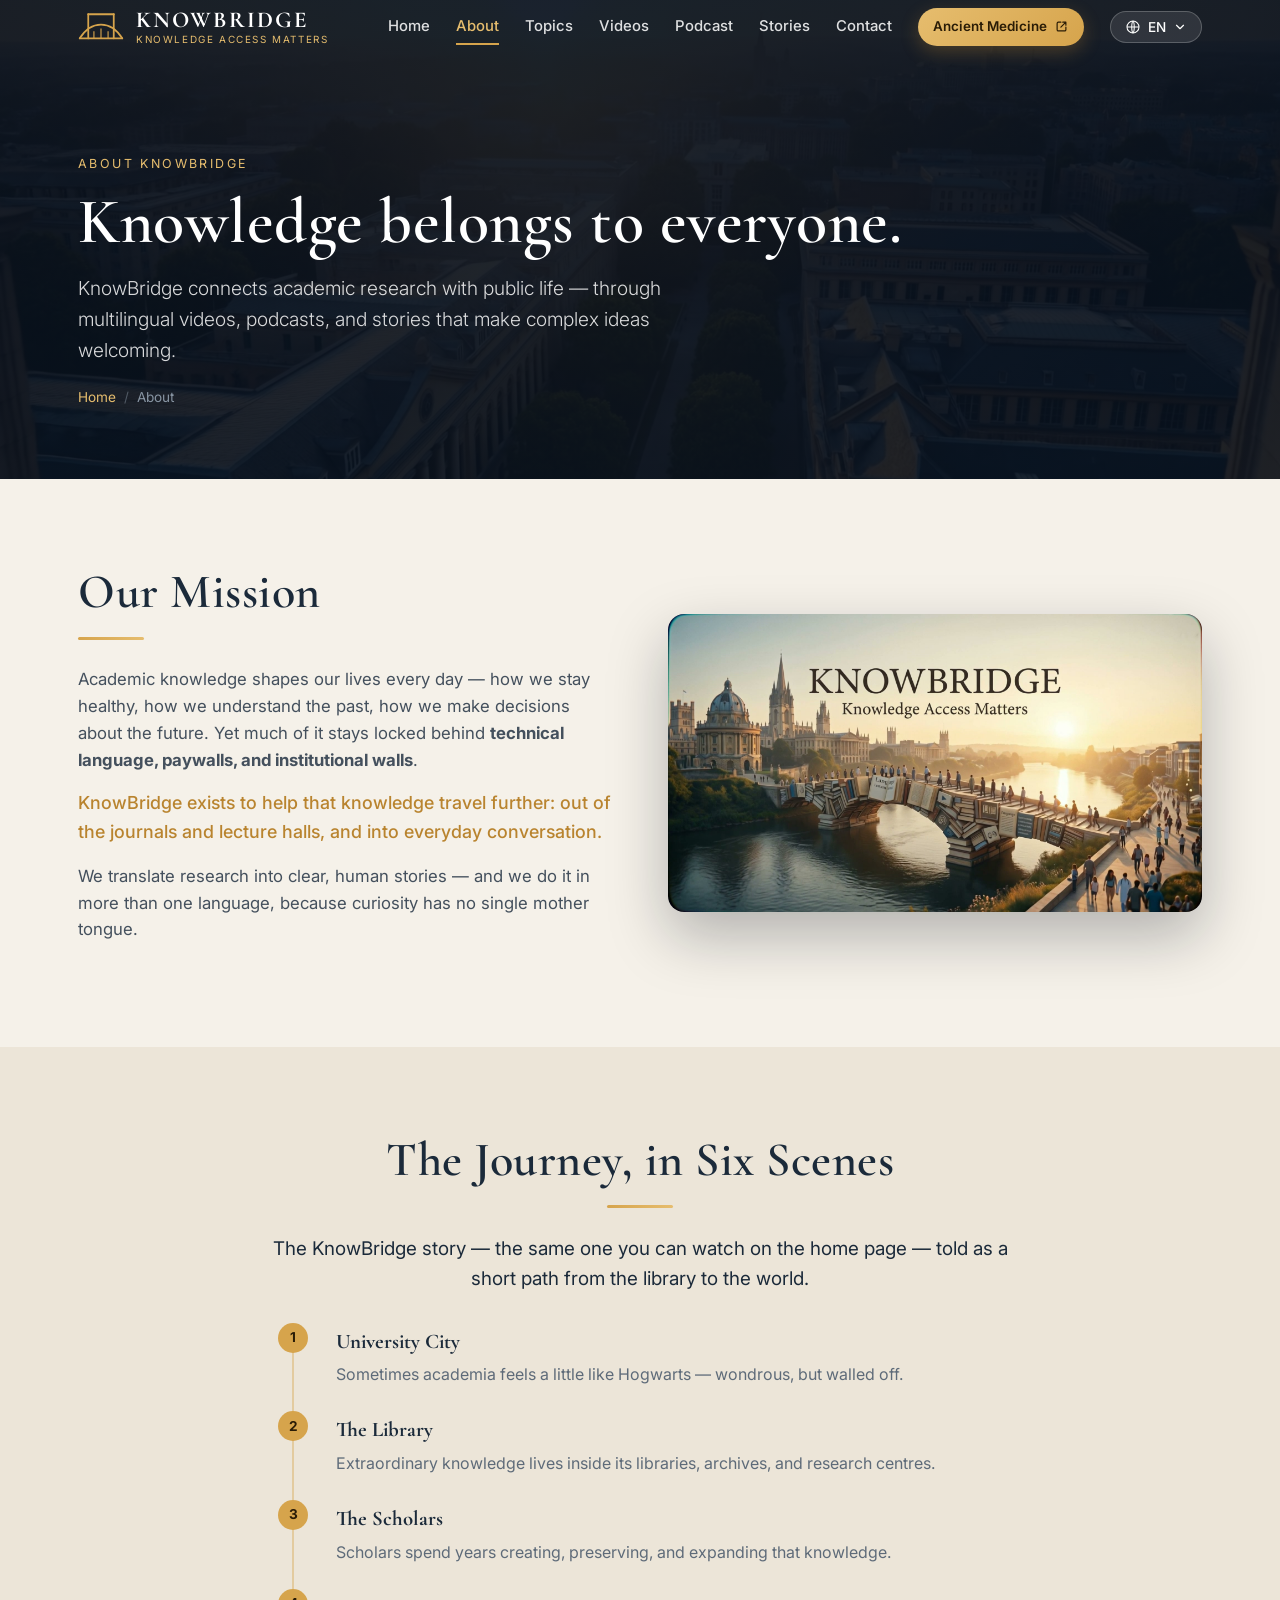
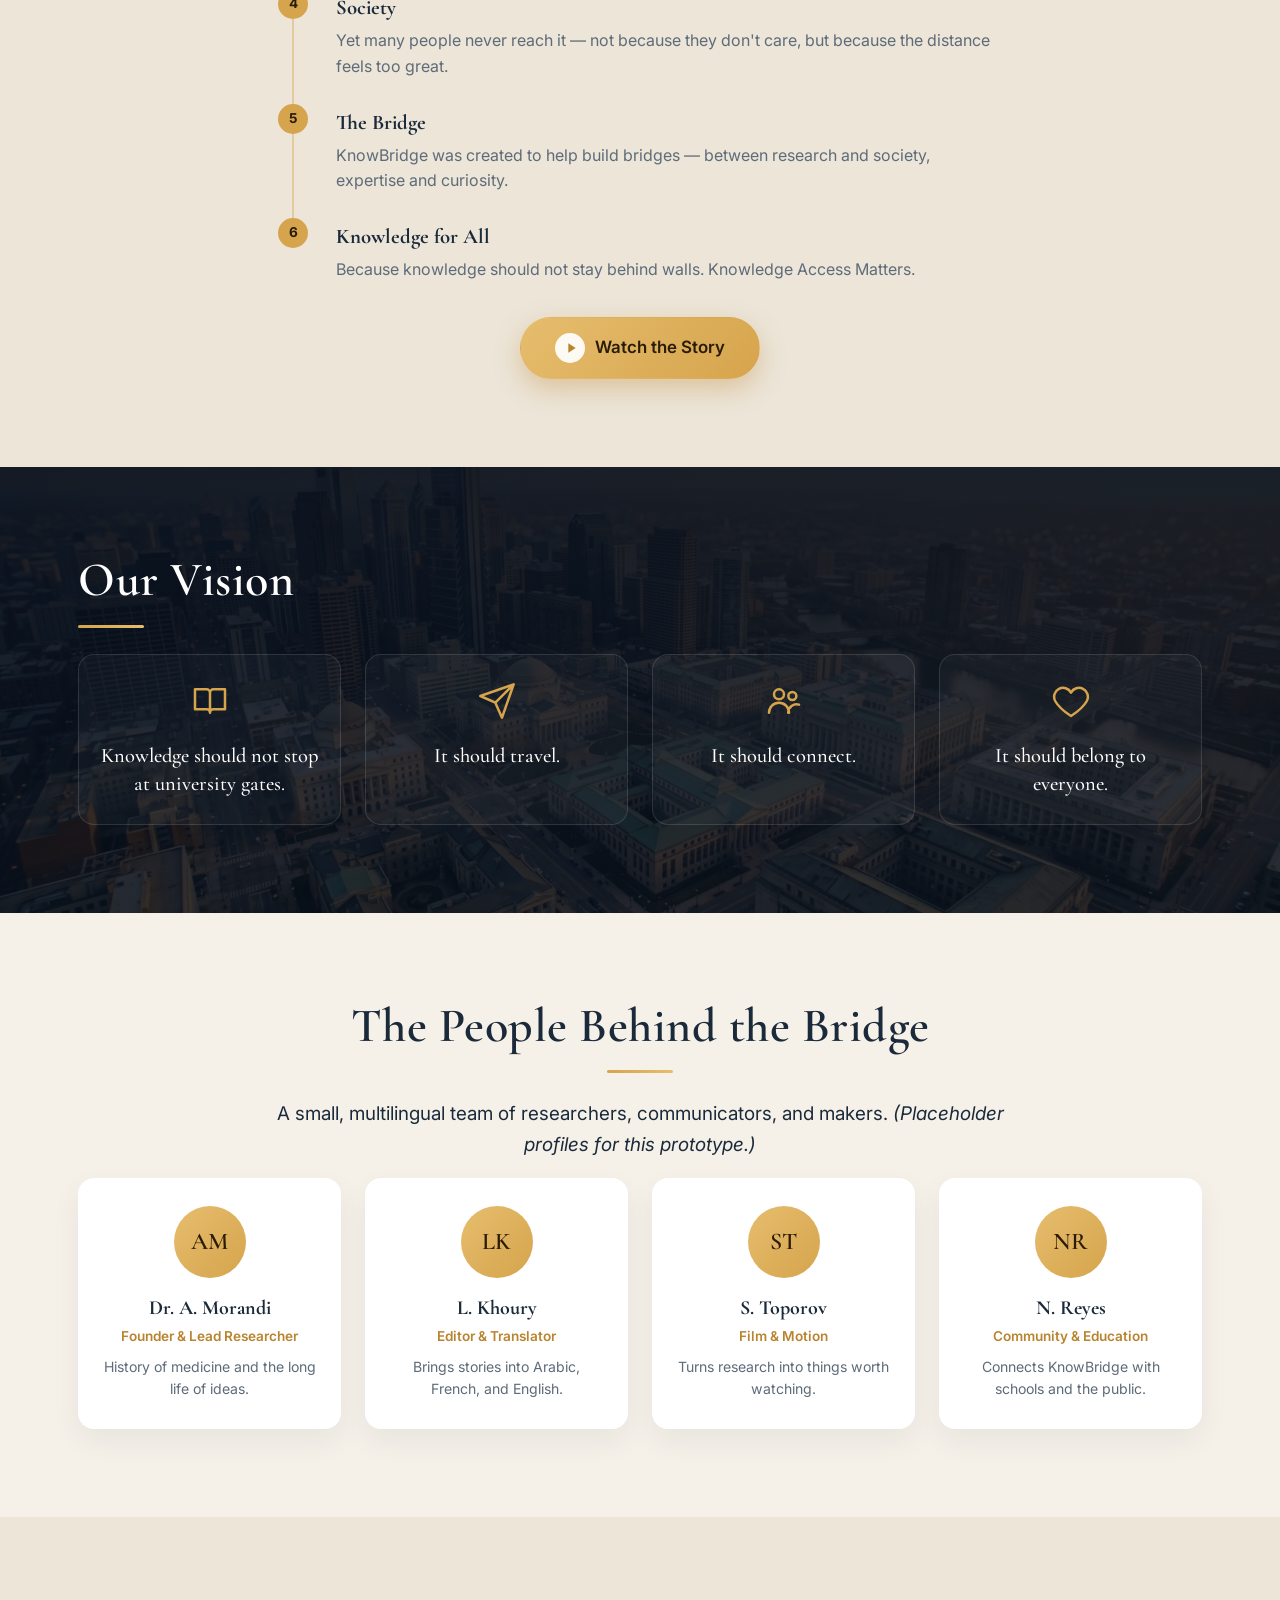
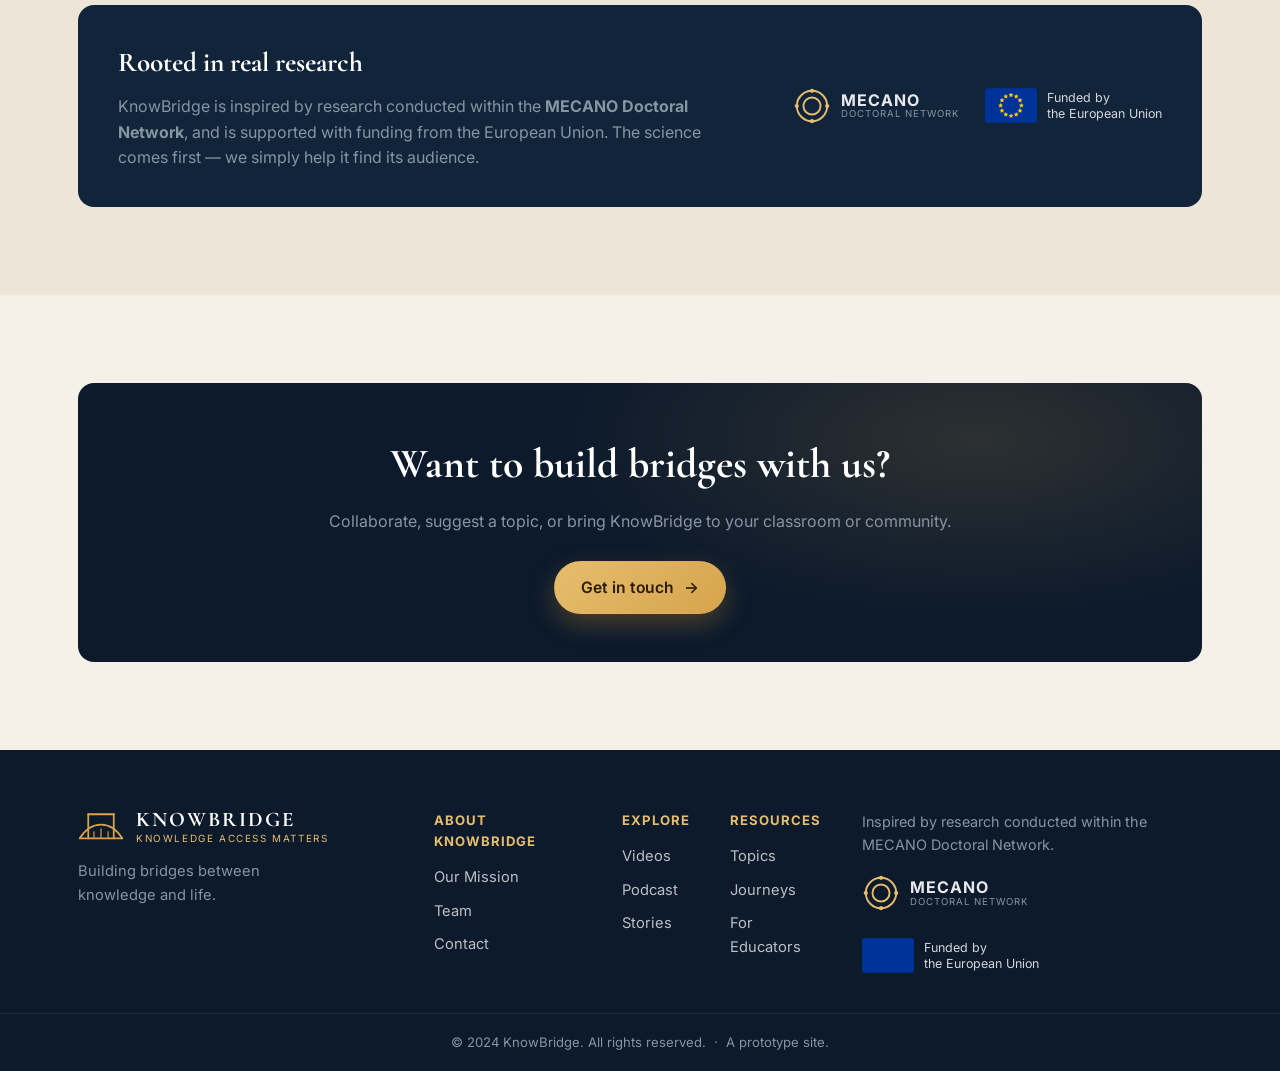
<file: about.html>
<!DOCTYPE html>
<html lang="en">
<head>
  <meta charset="UTF-8" />
  <meta name="viewport" content="width=device-width, initial-scale=1.0" />
  <title>About — KnowBridge</title>
  <meta name="description" content="KnowBridge connects academic knowledge with public life — inspired by research within the MECANO Doctoral Network." />
  <link rel="preconnect" href="https://fonts.googleapis.com" />
  <link rel="preconnect" href="https://fonts.gstatic.com" crossorigin />
  <link href="https://fonts.googleapis.com/css2?family=Cormorant+Garamond:ital,wght@0,400;0,500;0,600;0,700;1,400;1,500&family=Inter:wght@300;400;500;600;700&display=swap" rel="stylesheet" />
  <link rel="stylesheet" href="assets/css/style.css" />
</head>
<body data-page="about">
  <div id="kb-header"></div>

  <main>
    <section class="page-hero">
      <div class="page-hero-bg" style="background-image:url('assets/img/shot3.jpg')"></div>
      <div class="page-hero-overlay"></div>
      <div class="container">
        <span class="eyebrow" data-i18n="about.eyebrow">About KnowBridge</span>
        <h1 data-i18n="about.title">Knowledge belongs to everyone.</h1>
        <p class="lead" data-i18n="about.lead">KnowBridge connects academic research with public life — through multilingual videos, podcasts, and stories that make complex ideas welcoming.</p>
        <div class="breadcrumb"><a href="index.html">Home</a><span>/</span>About</div>
      </div>
    </section>

    <section class="section section-cream">
      <div class="container split">
        <div class="split-text">
          <h2 class="section-title">Our Mission</h2>
          <span class="title-rule"></span>
          <p>Academic knowledge shapes our lives every day — how we stay healthy, how we understand the past, how we make decisions about the future. Yet much of it stays locked behind <strong>technical language, paywalls, and institutional walls</strong>.</p>
          <p class="why-highlight">KnowBridge exists to help that knowledge travel further: out of the journals and lecture halls, and into everyday conversation.</p>
          <p>We translate research into clear, human stories — and we do it in more than one language, because curiosity has no single mother tongue.</p>
        </div>
        <div class="split-media">
          <img src="assets/img/shot6.jpg" alt="A bridge built from books connecting a historic university to a modern city" />
        </div>
      </div>
    </section>

    <section class="section section-cream-2">
      <div class="container">
        <h2 class="section-title center">The Journey, in Six Scenes</h2>
        <span class="title-rule center"></span>
        <p class="lead-dark center" style="margin:0 auto 10px;">The KnowBridge story — the same one you can watch on the home page — told as a short path from the library to the world.</p>
        <ol class="beat-list" style="max-width:720px;margin-left:auto;margin-right:auto;">
          <li><h4>University City</h4><p>Sometimes academia feels a little like Hogwarts — wondrous, but walled off.</p></li>
          <li><h4>The Library</h4><p>Extraordinary knowledge lives inside its libraries, archives, and research centres.</p></li>
          <li><h4>The Scholars</h4><p>Scholars spend years creating, preserving, and expanding that knowledge.</p></li>
          <li><h4>Society</h4><p>Yet many people never reach it — not because they don't care, but because the distance feels too great.</p></li>
          <li><h4>The Bridge</h4><p>KnowBridge was created to help build bridges — between research and society, expertise and curiosity.</p></li>
          <li><h4>Knowledge for All</h4><p>Because knowledge should not stay behind walls. Knowledge Access Matters.</p></li>
        </ol>
        <div class="center" style="margin-top:34px;">
          <a href="videos.html" class="btn btn-gold btn-play"><span class="play-circle" aria-hidden="true"><svg viewBox="0 0 24 24"><path d="M8 5v14l11-7z" fill="currentColor"/></svg></span> Watch the Story</a>
        </div>
      </div>
    </section>

    <!-- Vision -->
    <section class="vision section">
      <div class="vision-bg" style="background-image:url('assets/img/shot1.jpg')"></div>
      <div class="vision-overlay"></div>
      <div class="container vision-content">
        <h2 class="section-title light">Our Vision</h2>
        <span class="title-rule"></span>
        <div class="vision-grid">
          <div class="vision-item"><svg viewBox="0 0 24 24" class="vision-icon" aria-hidden="true"><path d="M3 5h7a2 2 0 0 1 2 2v12a2 2 0 0 0-2-2H3zM21 5h-7a2 2 0 0 0-2 2v12a2 2 0 0 1 2-2h7z" fill="none" stroke="currentColor" stroke-width="1.5" stroke-linejoin="round"/></svg><p>Knowledge should not stop at university gates.</p></div>
          <div class="vision-item"><svg viewBox="0 0 24 24" class="vision-icon" aria-hidden="true"><path d="M22 2L11 13M22 2l-7 20-4-9-9-4z" fill="none" stroke="currentColor" stroke-width="1.5" stroke-linejoin="round"/></svg><p>It should travel.</p></div>
          <div class="vision-item"><svg viewBox="0 0 24 24" class="vision-icon" aria-hidden="true"><circle cx="9" cy="8" r="3" fill="none" stroke="currentColor" stroke-width="1.5"/><circle cx="17" cy="9" r="2.4" fill="none" stroke="currentColor" stroke-width="1.5"/><path d="M3 19a6 6 0 0 1 12 0M14.5 19a5 5 0 0 1 6.5-4.8" fill="none" stroke="currentColor" stroke-width="1.5" stroke-linecap="round"/></svg><p>It should connect.</p></div>
          <div class="vision-item"><svg viewBox="0 0 24 24" class="vision-icon" aria-hidden="true"><path d="M12 21s-7-4.5-9.5-9A4.5 4.5 0 0 1 12 7a4.5 4.5 0 0 1 9.5 5c-2.5 4.5-9.5 9-9.5 9z" fill="none" stroke="currentColor" stroke-width="1.5" stroke-linejoin="round"/></svg><p>It should belong to everyone.</p></div>
        </div>
      </div>
    </section>

    <!-- Team -->
    <section class="section section-cream" id="team">
      <div class="container">
        <h2 class="section-title center">The People Behind the Bridge</h2>
        <span class="title-rule center"></span>
        <p class="lead-dark center" style="margin:0 auto;">A small, multilingual team of researchers, communicators, and makers. <em>(Placeholder profiles for this prototype.)</em></p>
        <div class="team-grid">
          <div class="team-card"><div class="avatar">AM</div><h3>Dr. A. Morandi</h3><p class="role">Founder &amp; Lead Researcher</p><p>History of medicine and the long life of ideas.</p></div>
          <div class="team-card"><div class="avatar">LK</div><h3>L. Khoury</h3><p class="role">Editor &amp; Translator</p><p>Brings stories into Arabic, French, and English.</p></div>
          <div class="team-card"><div class="avatar">ST</div><h3>S. Toporov</h3><p class="role">Film &amp; Motion</p><p>Turns research into things worth watching.</p></div>
          <div class="team-card"><div class="avatar">NR</div><h3>N. Reyes</h3><p class="role">Community &amp; Education</p><p>Connects KnowBridge with schools and the public.</p></div>
        </div>
      </div>
    </section>

    <!-- Funding -->
    <section class="section section-cream-2">
      <div class="container">
        <div class="funding-band">
          <div>
            <h3>Rooted in real research</h3>
            <p>KnowBridge is inspired by research conducted within the <strong>MECANO Doctoral Network</strong>, and is supported with funding from the European Union. The science comes first — we simply help it find its audience.</p>
          </div>
          <div class="funding-logos">
            <div class="mecano"><svg viewBox="0 0 40 40" aria-hidden="true"><circle cx="20" cy="20" r="16" fill="none" stroke="currentColor" stroke-width="2"/><circle cx="20" cy="20" r="9" fill="none" stroke="currentColor" stroke-width="2"/><circle cx="20" cy="4" r="2.2" fill="currentColor"/><circle cx="36" cy="20" r="2.2" fill="currentColor"/><circle cx="20" cy="36" r="2.2" fill="currentColor"/><circle cx="4" cy="20" r="2.2" fill="currentColor"/></svg><span><strong>MECANO</strong><small>DOCTORAL NETWORK</small></span></div>
            <div class="eu"><svg viewBox="0 0 60 40" class="eu-flag" aria-hidden="true"><rect width="60" height="40" fill="#003399"/><g fill="#FFCC00" id="eu-stars"></g></svg><span>Funded by<br/>the European Union</span></div>
          </div>
        </div>
      </div>
    </section>

    <section class="section section-cream">
      <div class="container">
        <div class="cta-band">
          <h2>Want to build bridges with us?</h2>
          <p>Collaborate, suggest a topic, or bring KnowBridge to your classroom or community.</p>
          <a href="contact.html" class="btn btn-gold">Get in touch <span class="arrow">&rarr;</span></a>
        </div>
      </div>
    </section>
  </main>

  <div id="kb-footer"></div>
  <script src="assets/js/translations.js"></script>
  <script src="assets/js/layout.js"></script>
</body>
</html>
</file>
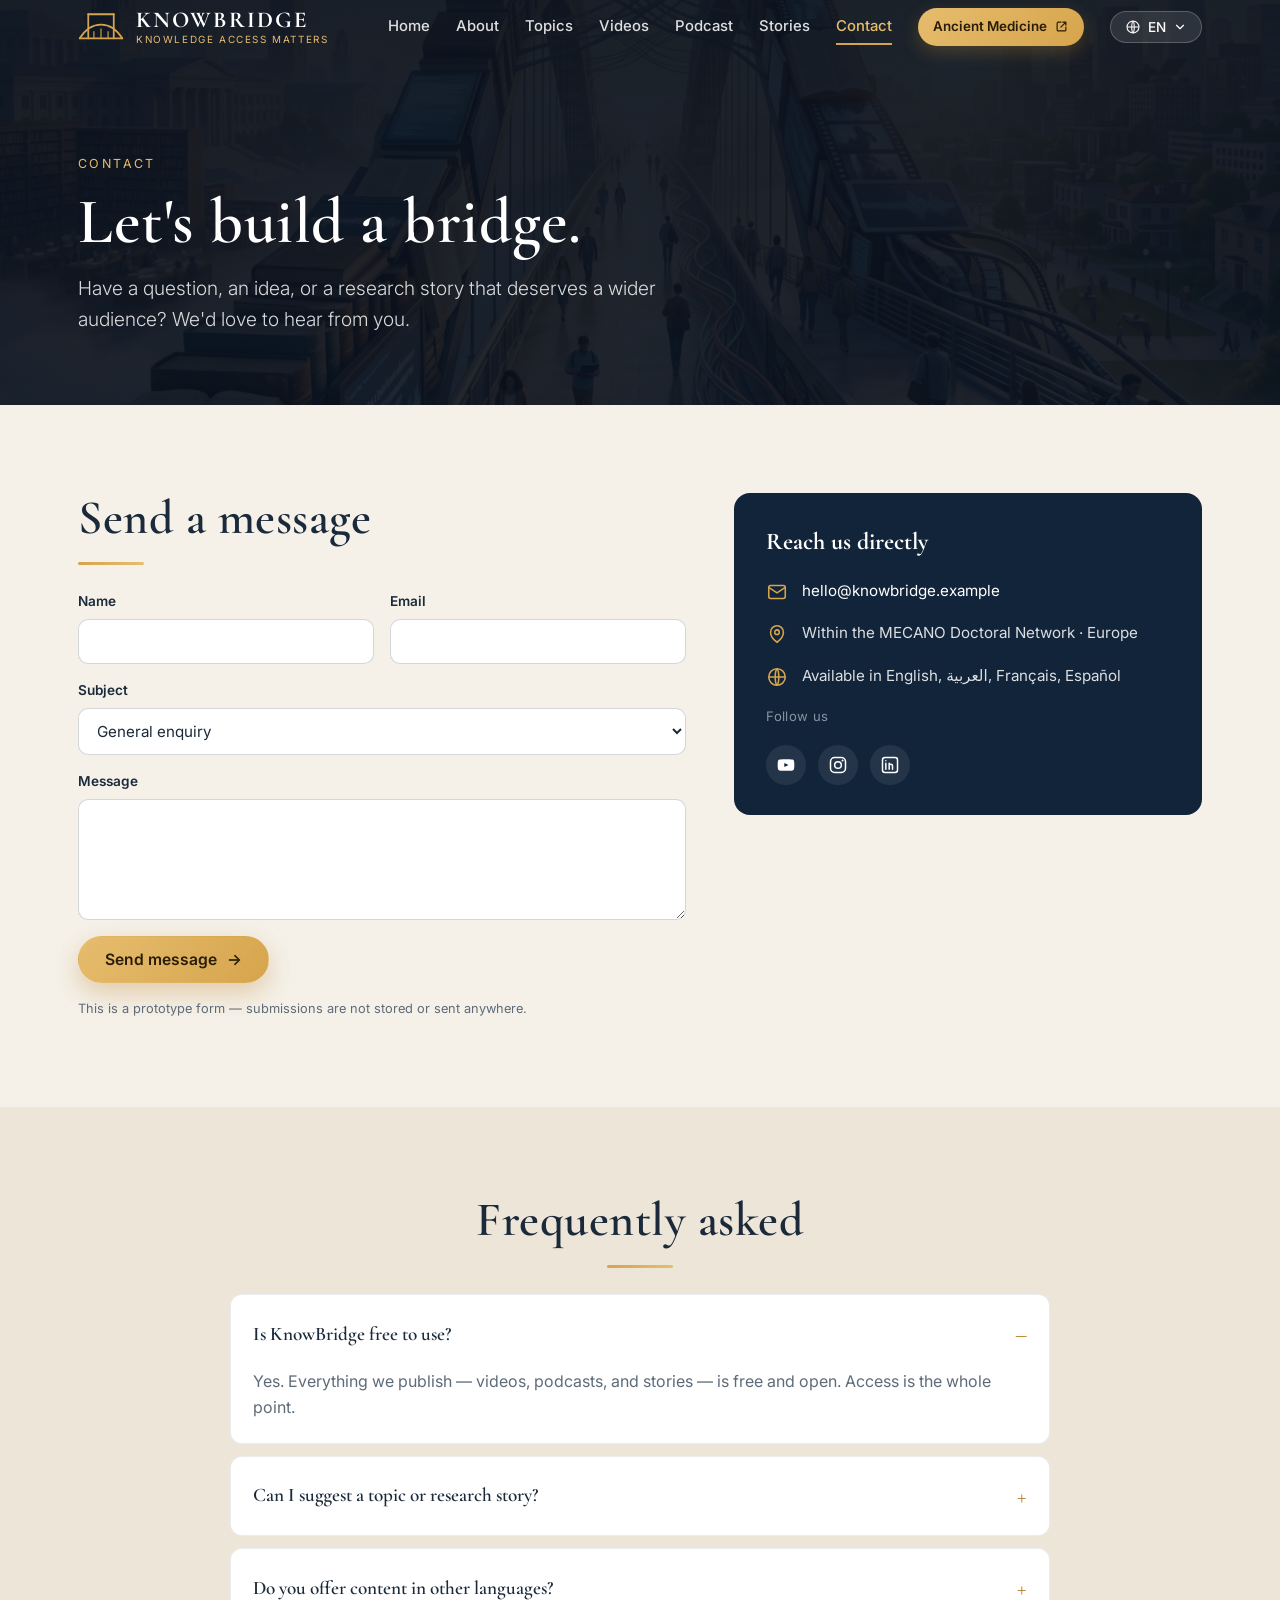
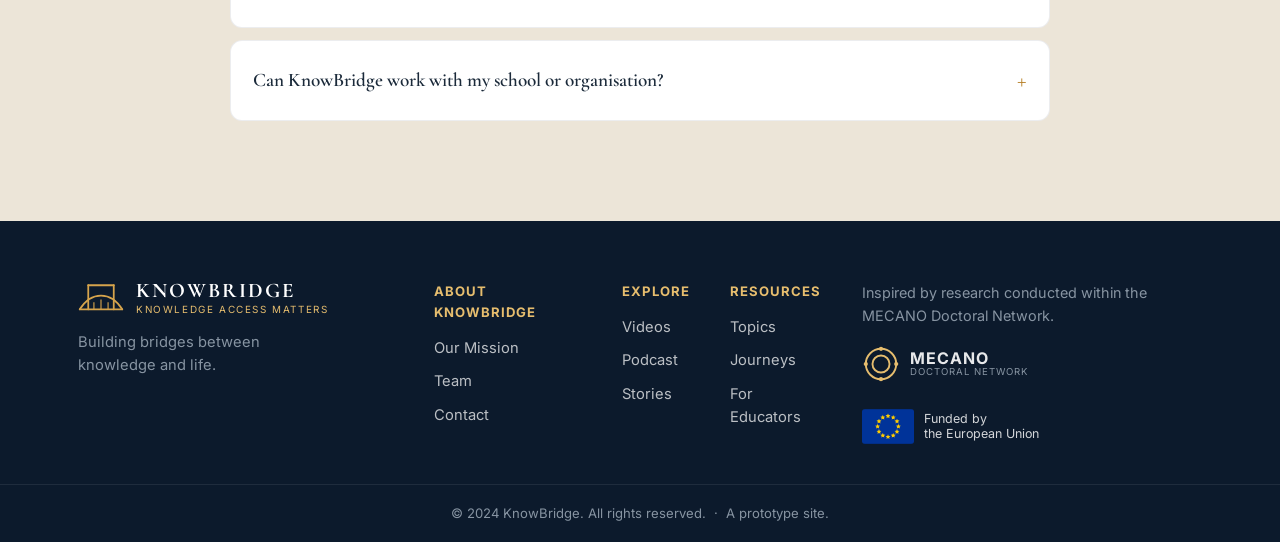
<file: contact.html>
<!DOCTYPE html>
<html lang="en">
<head>
  <meta charset="UTF-8" />
  <meta name="viewport" content="width=device-width, initial-scale=1.0" />
  <title>Contact — KnowBridge</title>
  <meta name="description" content="Get in touch with KnowBridge — collaborate, suggest a topic, or bring us to your classroom or community." />
  <link rel="preconnect" href="https://fonts.googleapis.com" />
  <link rel="preconnect" href="https://fonts.gstatic.com" crossorigin />
  <link href="https://fonts.googleapis.com/css2?family=Cormorant+Garamond:ital,wght@0,400;0,500;0,600;0,700;1,400;1,500&family=Inter:wght@300;400;500;600;700&display=swap" rel="stylesheet" />
  <link rel="stylesheet" href="assets/css/style.css" />
</head>
<body data-page="contact">
  <div id="kb-header"></div>

  <main>
    <section class="page-hero">
      <div class="page-hero-bg" style="background-image:url('assets/img/shot5.jpg')"></div>
      <div class="page-hero-overlay"></div>
      <div class="container">
        <span class="eyebrow" data-i18n="contact.eyebrow">Contact</span>
        <h1 data-i18n="contact.pagetitle">Let's build a bridge.</h1>
        <p class="lead" data-i18n="contact.lead">Have a question, an idea, or a research story that deserves a wider audience? We'd love to hear from you.</p>
      </div>
    </section>

    <section class="section section-cream">
      <div class="container contact-grid">
        <div>
          <h2 class="section-title">Send a message</h2>
          <span class="title-rule"></span>
          <form class="contact-form proto-form">
            <div class="field-row">
              <div class="field"><label for="cname">Name</label><input id="cname" type="text" required /></div>
              <div class="field"><label for="cemail">Email</label><input id="cemail" type="email" required /></div>
            </div>
            <div class="field">
              <label for="csubject">Subject</label>
              <select id="csubject">
                <option>General enquiry</option>
                <option>Collaboration</option>
                <option>Suggest a topic</option>
                <option>For educators</option>
                <option>Press &amp; media</option>
              </select>
            </div>
            <div class="field"><label for="cmsg">Message</label><textarea id="cmsg" rows="5" required></textarea></div>
            <div>
              <button type="submit" class="btn btn-gold">Send message <span class="arrow">&rarr;</span></button>
            </div>
            <p class="form-note">This is a prototype form — submissions are not stored or sent anywhere.</p>
          </form>
        </div>

        <aside class="info-card">
          <h3>Reach us directly</h3>
          <ul class="info-list">
            <li><svg viewBox="0 0 24 24"><rect x="3" y="5" width="18" height="14" rx="2" fill="none" stroke="currentColor" stroke-width="1.7"/><path d="M3 7l9 6 9-6" fill="none" stroke="currentColor" stroke-width="1.7"/></svg><span><a href="mailto:hello@knowbridge.example">hello@knowbridge.example</a></span></li>
            <li><svg viewBox="0 0 24 24"><path d="M12 21s-7-5-7-11a7 7 0 0 1 14 0c0 6-7 11-7 11z" fill="none" stroke="currentColor" stroke-width="1.7"/><circle cx="12" cy="10" r="2.5" fill="none" stroke="currentColor" stroke-width="1.7"/></svg><span>Within the MECANO Doctoral Network · Europe</span></li>
            <li><svg viewBox="0 0 24 24"><circle cx="12" cy="12" r="9" fill="none" stroke="currentColor" stroke-width="1.7"/><path d="M3 12h18M12 3c2.6 2.6 2.6 15.4 0 18M12 3c-2.6 2.6-2.6 15.4 0 18" fill="none" stroke="currentColor" stroke-width="1.7"/></svg><span>Available in English, العربية, Français, Español</span></li>
          </ul>
          <div class="join-social" style="margin-top:18px;">
            <span style="color:var(--muted-2);font-size:0.82rem;">Follow us</span>
            <div class="social-row" style="margin-top:8px;">
              <a href="#" aria-label="YouTube"><svg viewBox="0 0 24 24"><path d="M22 12s0-3.2-.4-4.7a2.5 2.5 0 0 0-1.8-1.8C18.3 5 12 5 12 5s-6.3 0-7.8.5A2.5 2.5 0 0 0 2.4 7.3C2 8.8 2 12 2 12s0 3.2.4 4.7a2.5 2.5 0 0 0 1.8 1.8C5.7 19 12 19 12 19s6.3 0 7.8-.5a2.5 2.5 0 0 0 1.8-1.8C22 15.2 22 12 22 12z" fill="currentColor"/><path d="M10 9.5l5 2.5-5 2.5z" fill="#11243a"/></svg></a>
              <a href="#" aria-label="Instagram"><svg viewBox="0 0 24 24"><rect x="3" y="3" width="18" height="18" rx="5" fill="none" stroke="currentColor" stroke-width="1.8"/><circle cx="12" cy="12" r="4" fill="none" stroke="currentColor" stroke-width="1.8"/><circle cx="17.5" cy="6.5" r="1.2" fill="currentColor"/></svg></a>
              <a href="#" aria-label="LinkedIn"><svg viewBox="0 0 24 24"><rect x="3" y="3" width="18" height="18" rx="3" fill="none" stroke="currentColor" stroke-width="1.8"/><path d="M7 10v7M7 7v.01M11 17v-4a2 2 0 0 1 4 0v4M11 10v7" stroke="currentColor" stroke-width="1.8" fill="none" stroke-linecap="round"/></svg></a>
            </div>
          </div>
        </aside>
      </div>
    </section>

    <section class="section section-cream-2">
      <div class="container">
        <h2 class="section-title center">Frequently asked</h2>
        <span class="title-rule center"></span>
        <div class="faq">
          <details open><summary>Is KnowBridge free to use?</summary><p>Yes. Everything we publish — videos, podcasts, and stories — is free and open. Access is the whole point.</p></details>
          <details><summary>Can I suggest a topic or research story?</summary><p>Please do. Use the form above and choose "Suggest a topic." We read every message.</p></details>
          <details><summary>Do you offer content in other languages?</summary><p>We're building toward English, Arabic, French, and Spanish. Multilingual access is central to our mission.</p></details>
          <details><summary>Can KnowBridge work with my school or organisation?</summary><p>Absolutely — choose "For educators" or "Collaboration" in the form and tell us what you have in mind.</p></details>
        </div>
      </div>
    </section>
  </main>

  <div id="kb-footer"></div>
  <script src="assets/js/translations.js"></script>
  <script src="assets/js/layout.js"></script>
</body>
</html>
</file>
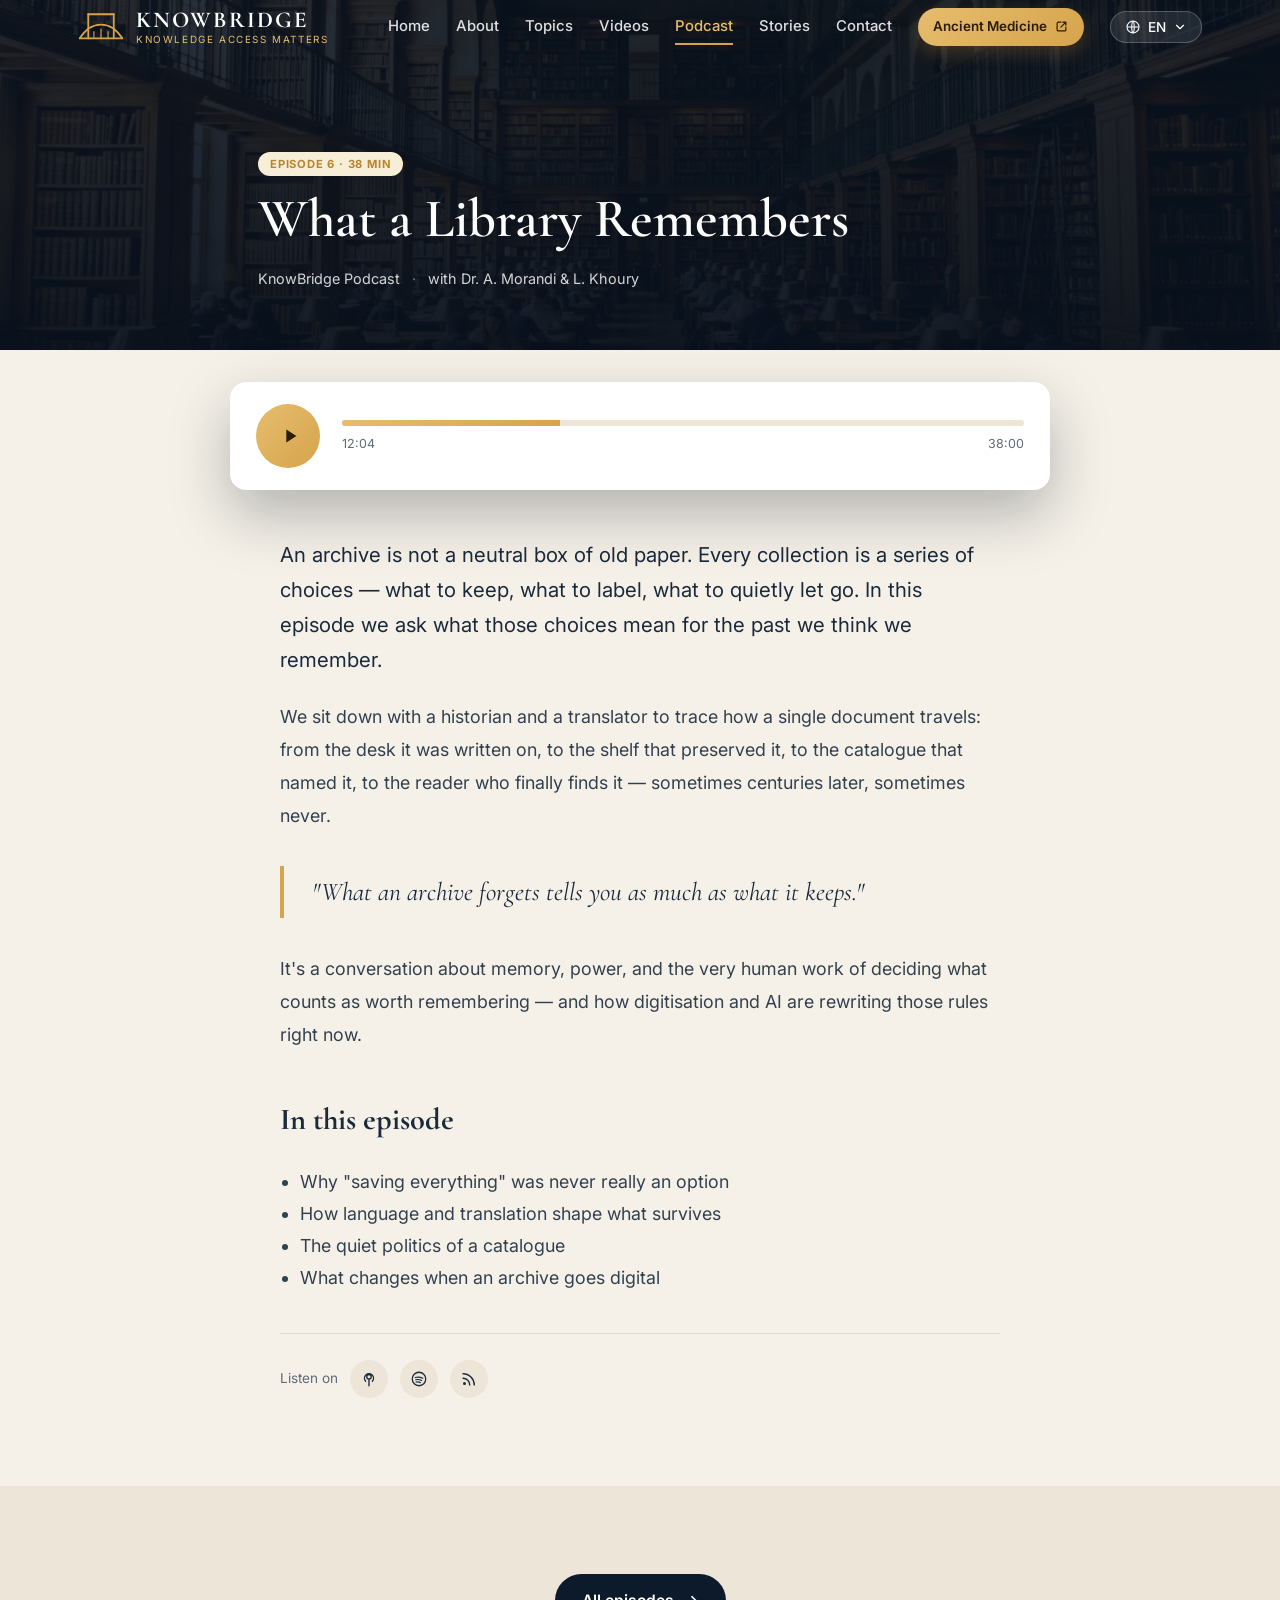
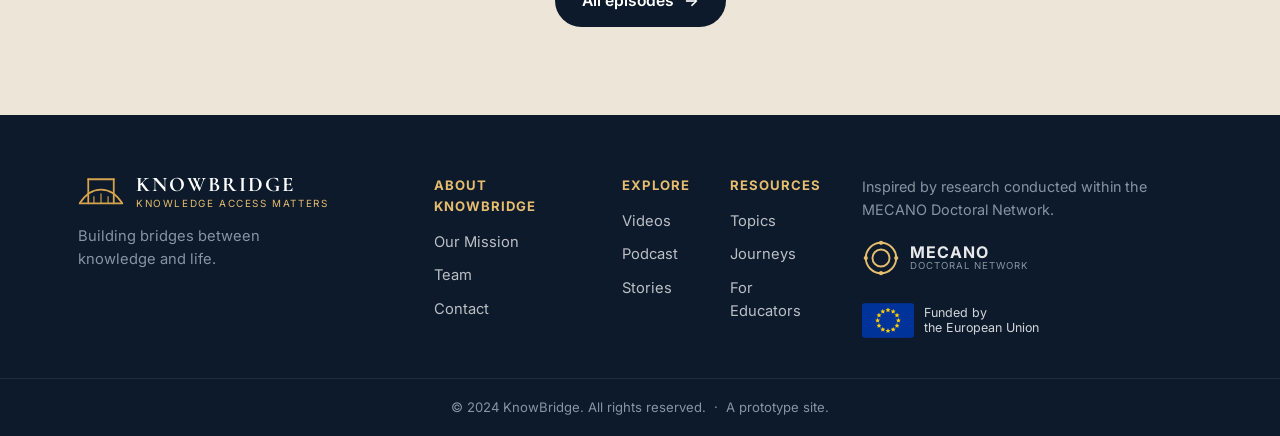
<file: episode-library.html>
<!DOCTYPE html>
<html lang="en">
<head>
  <meta charset="UTF-8" />
  <meta name="viewport" content="width=device-width, initial-scale=1.0" />
  <title>What a Library Remembers — KnowBridge Podcast</title>
  <meta name="description" content="Episode 6 of the KnowBridge podcast: how archives decide what survives — and what that means for the stories we tell about the past." />
  <link rel="preconnect" href="https://fonts.googleapis.com" />
  <link rel="preconnect" href="https://fonts.gstatic.com" crossorigin />
  <link href="https://fonts.googleapis.com/css2?family=Cormorant+Garamond:ital,wght@0,400;0,500;0,600;0,700;1,400;1,500&family=Inter:wght@300;400;500;600;700&display=swap" rel="stylesheet" />
  <link rel="stylesheet" href="assets/css/style.css" />
</head>
<body data-page="podcast">
  <div id="kb-header"></div>

  <main>
    <header class="article-hero">
      <div class="page-hero-bg" style="background-image:url('assets/img/shot2.jpg')"></div>
      <div class="page-hero-overlay"></div>
      <div class="container">
        <span class="tag">Episode 6 · 38 min</span>
        <h1>What a Library Remembers</h1>
        <div class="article-byline">
          <span>KnowBridge Podcast</span><span class="dot">·</span>
          <span>with Dr. A. Morandi &amp; L. Khoury</span>
        </div>
      </div>
    </header>

    <section class="section section-cream">
      <div class="container">
        <!-- Player (visual prototype) -->
        <div class="ep-player">
          <button class="play-btn" aria-label="Play episode"><svg viewBox="0 0 24 24"><path d="M8 5v14l11-7z" fill="currentColor"/></svg></button>
          <div class="ep-progress">
            <div class="ep-bar"></div>
            <div class="ep-times"><span>12:04</span><span>38:00</span></div>
          </div>
        </div>

        <div class="article-wrap article-body" style="margin-top:48px;">
          <p class="lead-para">An archive is not a neutral box of old paper. Every collection is a series of choices — what to keep, what to label, what to quietly let go. In this episode we ask what those choices mean for the past we think we remember.</p>

          <p>We sit down with a historian and a translator to trace how a single document travels: from the desk it was written on, to the shelf that preserved it, to the catalogue that named it, to the reader who finally finds it — sometimes centuries later, sometimes never.</p>

          <blockquote class="pullquote">"What an archive forgets tells you as much as what it keeps."</blockquote>

          <p>It's a conversation about memory, power, and the very human work of deciding what counts as worth remembering — and how digitisation and AI are rewriting those rules right now.</p>

          <div class="show-notes">
            <h2>In this episode</h2>
            <ul>
              <li>Why "saving everything" was never really an option</li>
              <li>How language and translation shape what survives</li>
              <li>The quiet politics of a catalogue</li>
              <li>What changes when an archive goes digital</li>
            </ul>
          </div>

          <div class="share-row">
            <span>Listen on</span>
            <a href="#" aria-label="Apple Podcasts"><svg viewBox="0 0 24 24"><circle cx="12" cy="9" r="3" fill="none" stroke="currentColor" stroke-width="1.8"/><path d="M7.5 15a6 6 0 1 1 9 0M12 13v8" fill="none" stroke="currentColor" stroke-width="1.8" stroke-linecap="round"/></svg></a>
            <a href="#" aria-label="Spotify"><svg viewBox="0 0 24 24"><circle cx="12" cy="12" r="9" fill="none" stroke="currentColor" stroke-width="1.7"/><path d="M7 10c4-1 7-.5 10 1M7.5 13c3-.7 6-.3 8 1M8 16c2.5-.5 4.5-.2 6 .8" fill="none" stroke="currentColor" stroke-width="1.5" stroke-linecap="round"/></svg></a>
            <a href="#" aria-label="RSS"><svg viewBox="0 0 24 24"><circle cx="6" cy="18" r="2" fill="currentColor"/><path d="M4 11a9 9 0 0 1 9 9M4 5a15 15 0 0 1 15 15" fill="none" stroke="currentColor" stroke-width="1.8" stroke-linecap="round"/></svg></a>
          </div>
        </div>
      </div>
    </section>

    <section class="section section-cream-2">
      <div class="container">
        <div class="center"><a href="podcast.html" class="btn btn-dark">All episodes <span class="arrow">&rarr;</span></a></div>
      </div>
    </section>
  </main>

  <div id="kb-footer"></div>
  <script src="assets/js/translations.js"></script>
  <script src="assets/js/layout.js"></script>
</body>
</html>
</file>
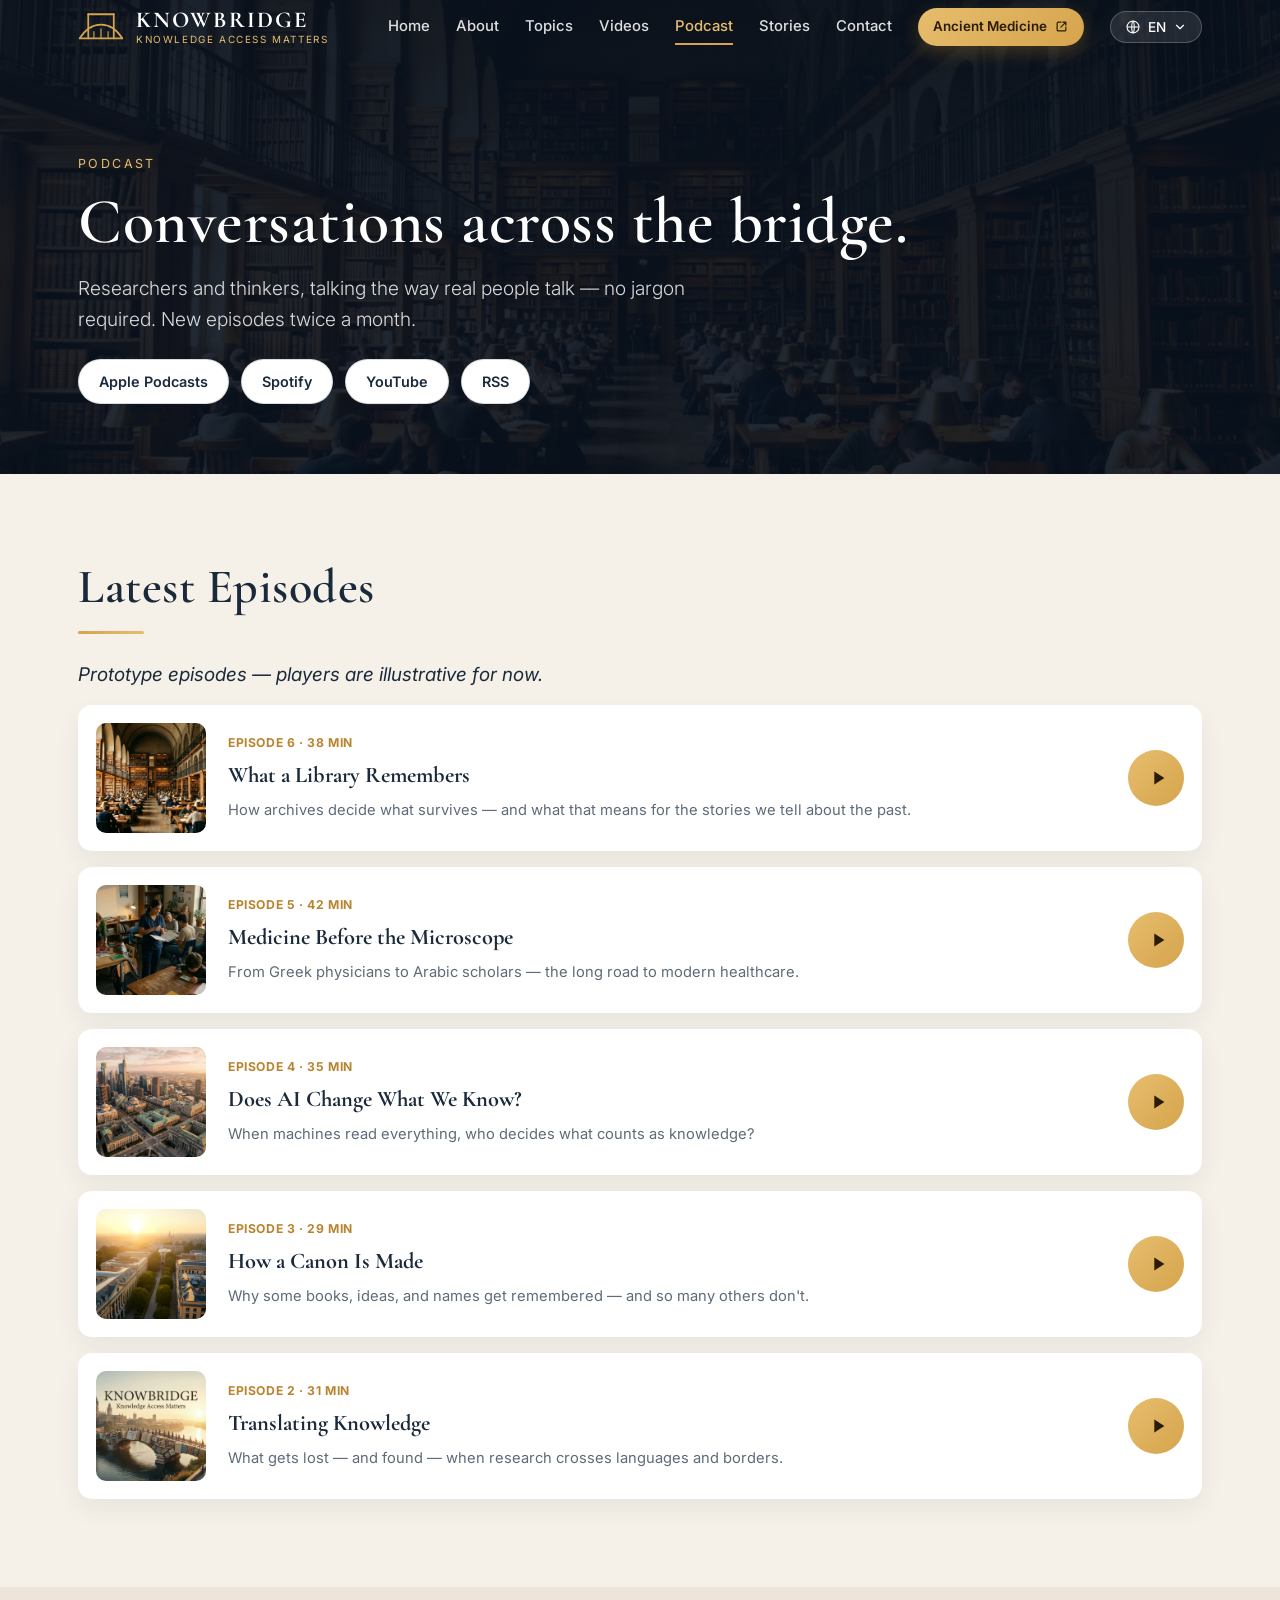
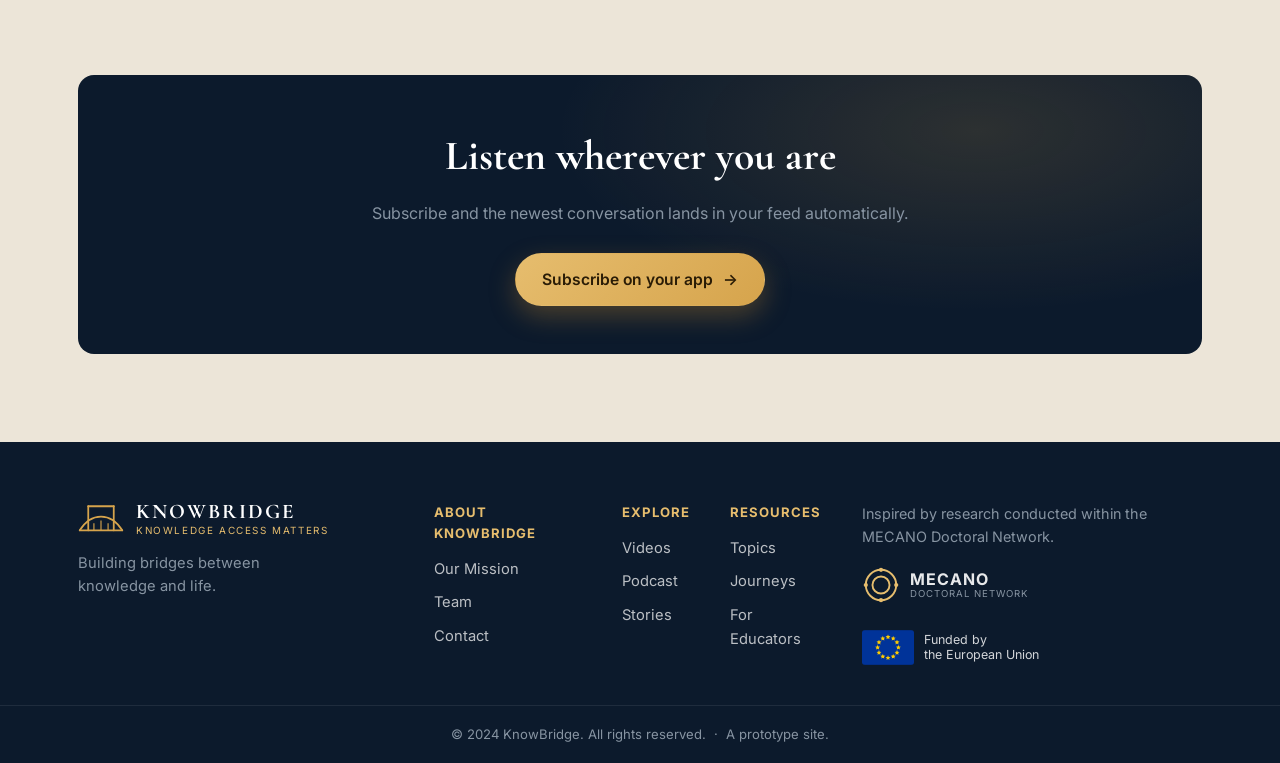
<file: podcast.html>
<!DOCTYPE html>
<html lang="en">
<head>
  <meta charset="UTF-8" />
  <meta name="viewport" content="width=device-width, initial-scale=1.0" />
  <title>Podcast — KnowBridge</title>
  <meta name="description" content="The KnowBridge podcast — conversations with researchers and thinkers, in plain language." />
  <link rel="preconnect" href="https://fonts.googleapis.com" />
  <link rel="preconnect" href="https://fonts.gstatic.com" crossorigin />
  <link href="https://fonts.googleapis.com/css2?family=Cormorant+Garamond:ital,wght@0,400;0,500;0,600;0,700;1,400;1,500&family=Inter:wght@300;400;500;600;700&display=swap" rel="stylesheet" />
  <link rel="stylesheet" href="assets/css/style.css" />
</head>
<body data-page="podcast">
  <div id="kb-header"></div>

  <main>
    <section class="page-hero">
      <div class="page-hero-bg" style="background-image:url('assets/img/shot2.jpg')"></div>
      <div class="page-hero-overlay"></div>
      <div class="container">
        <span class="eyebrow" data-i18n="podcast.eyebrow">Podcast</span>
        <h1 data-i18n="podcast.pagetitle">Conversations across the bridge.</h1>
        <p class="lead" data-i18n="podcast.lead">Researchers and thinkers, talking the way real people talk — no jargon required. New episodes twice a month.</p>
        <div class="subscribe-apps">
          <a href="#">Apple Podcasts</a>
          <a href="#">Spotify</a>
          <a href="#">YouTube</a>
          <a href="#">RSS</a>
        </div>
      </div>
    </section>

    <section class="section section-cream">
      <div class="container">
        <h2 class="section-title">Latest Episodes</h2>
        <span class="title-rule"></span>
        <p class="lead-dark" style="margin-bottom:8px;"><em>Prototype episodes — players are illustrative for now.</em></p>
        <div class="episode-list">
          <article class="episode">
            <img class="episode-art" src="assets/img/shot2.jpg" alt="" />
            <div>
              <p class="ep-meta">Episode 6 · 38 min</p>
              <h3><a href="episode-library.html">What a Library Remembers</a></h3>
              <p>How archives decide what survives — and what that means for the stories we tell about the past.</p>
            </div>
            <button class="play-btn" aria-label="Play episode"><svg viewBox="0 0 24 24"><path d="M8 5v14l11-7z" fill="currentColor"/></svg></button>
          </article>
          <article class="episode">
            <img class="episode-art" src="assets/img/shot4.jpg" alt="" />
            <div>
              <p class="ep-meta">Episode 5 · 42 min</p>
              <h3><a href="episode-library.html">Medicine Before the Microscope</a></h3>
              <p>From Greek physicians to Arabic scholars — the long road to modern healthcare.</p>
            </div>
            <button class="play-btn" aria-label="Play episode"><svg viewBox="0 0 24 24"><path d="M8 5v14l11-7z" fill="currentColor"/></svg></button>
          </article>
          <article class="episode">
            <img class="episode-art" src="assets/img/shot1.jpg" alt="" />
            <div>
              <p class="ep-meta">Episode 4 · 35 min</p>
              <h3><a href="episode-library.html">Does AI Change What We Know?</a></h3>
              <p>When machines read everything, who decides what counts as knowledge?</p>
            </div>
            <button class="play-btn" aria-label="Play episode"><svg viewBox="0 0 24 24"><path d="M8 5v14l11-7z" fill="currentColor"/></svg></button>
          </article>
          <article class="episode">
            <img class="episode-art" src="assets/img/shot3.jpg" alt="" />
            <div>
              <p class="ep-meta">Episode 3 · 29 min</p>
              <h3><a href="episode-library.html">How a Canon Is Made</a></h3>
              <p>Why some books, ideas, and names get remembered — and so many others don't.</p>
            </div>
            <button class="play-btn" aria-label="Play episode"><svg viewBox="0 0 24 24"><path d="M8 5v14l11-7z" fill="currentColor"/></svg></button>
          </article>
          <article class="episode">
            <img class="episode-art" src="assets/img/shot6.jpg" alt="" />
            <div>
              <p class="ep-meta">Episode 2 · 31 min</p>
              <h3><a href="episode-library.html">Translating Knowledge</a></h3>
              <p>What gets lost — and found — when research crosses languages and borders.</p>
            </div>
            <button class="play-btn" aria-label="Play episode"><svg viewBox="0 0 24 24"><path d="M8 5v14l11-7z" fill="currentColor"/></svg></button>
          </article>
        </div>
      </div>
    </section>

    <section class="section section-cream-2">
      <div class="container">
        <div class="cta-band">
          <h2>Listen wherever you are</h2>
          <p>Subscribe and the newest conversation lands in your feed automatically.</p>
          <a href="#" class="btn btn-gold">Subscribe on your app <span class="arrow">&rarr;</span></a>
        </div>
      </div>
    </section>
  </main>

  <div id="kb-footer"></div>
  <script src="assets/js/translations.js"></script>
  <script src="assets/js/layout.js"></script>
</body>
</html>
</file>
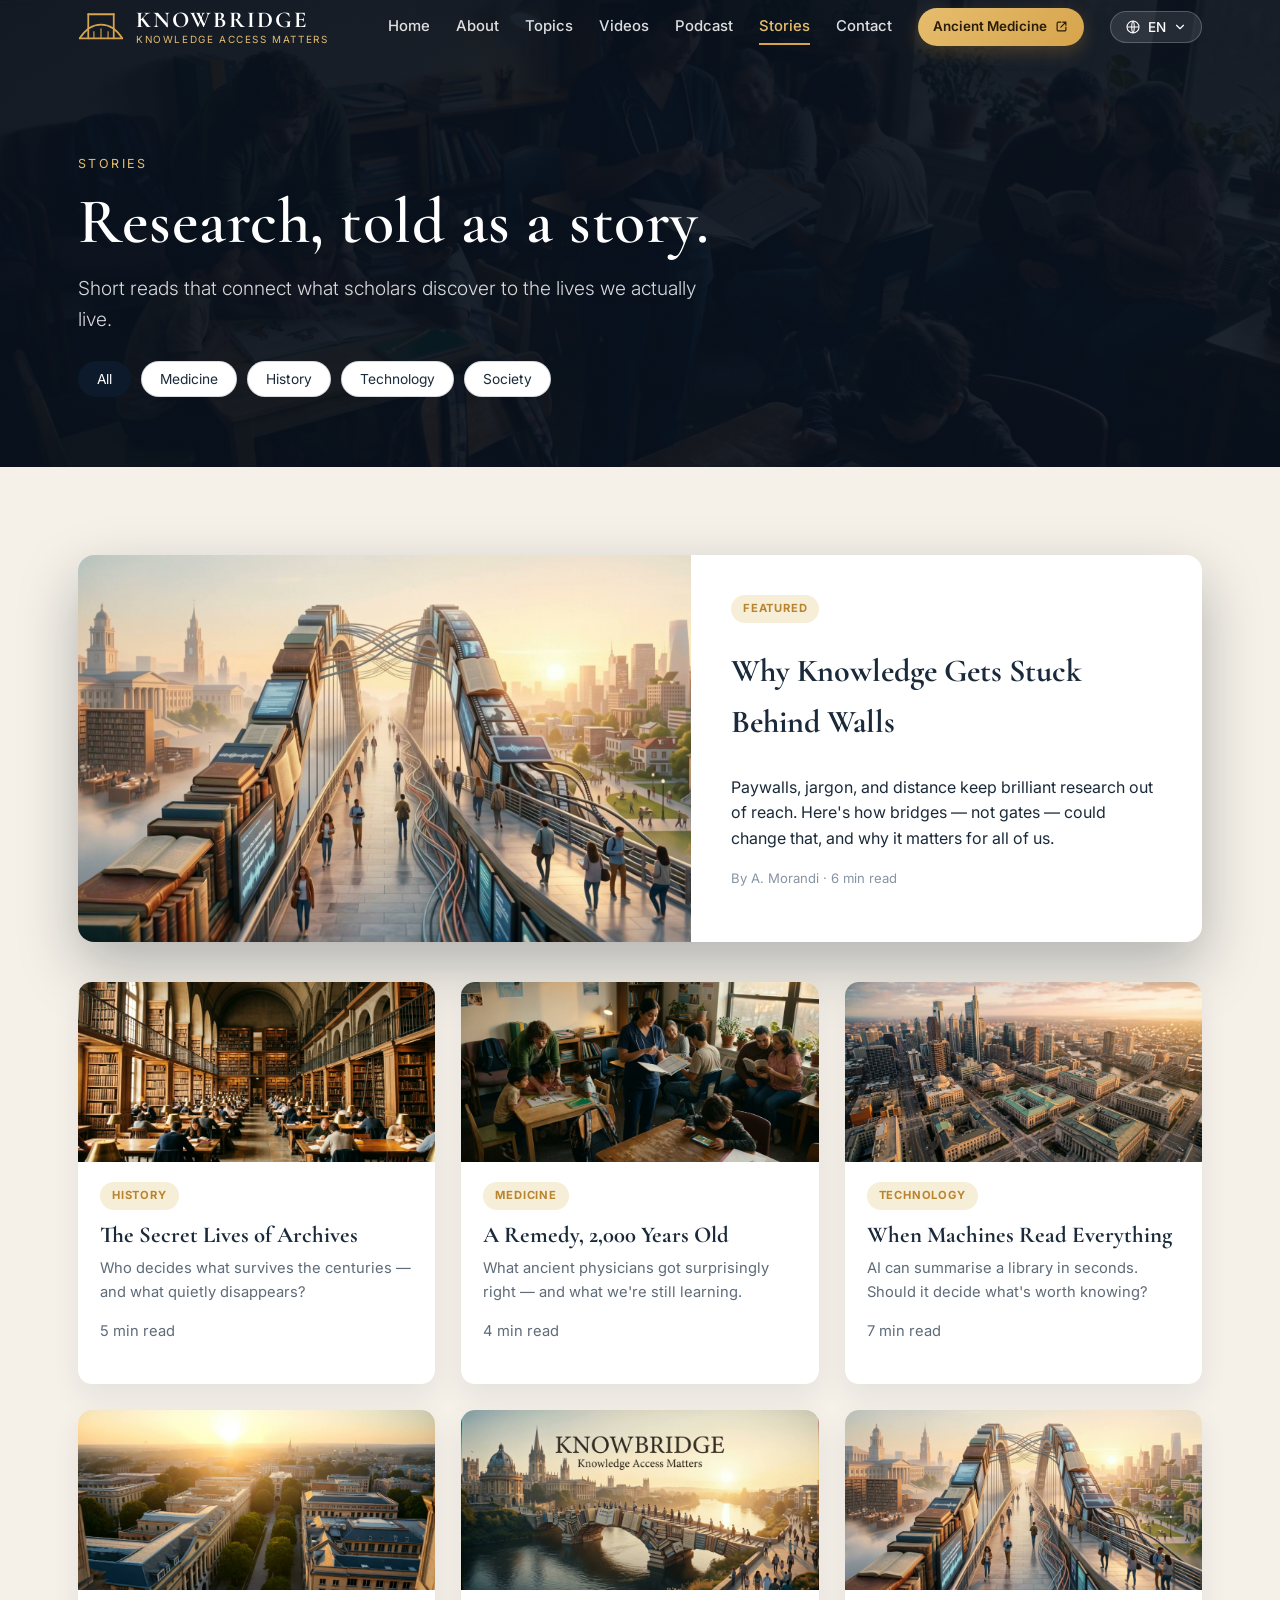
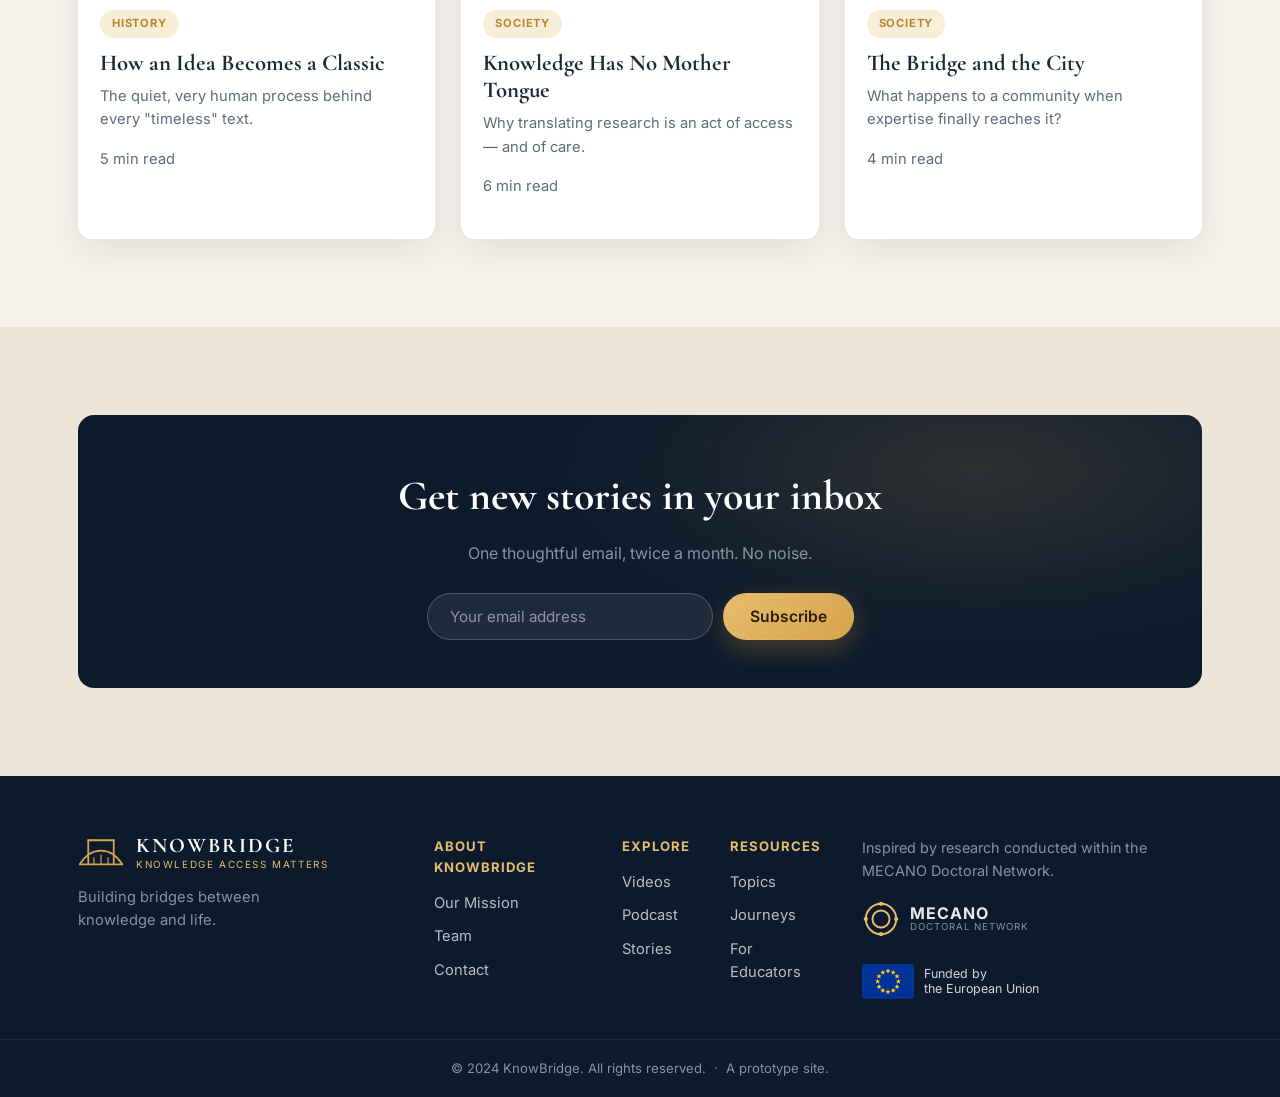
<file: stories.html>
<!DOCTYPE html>
<html lang="en">
<head>
  <meta charset="UTF-8" />
  <meta name="viewport" content="width=device-width, initial-scale=1.0" />
  <title>Stories — KnowBridge</title>
  <meta name="description" content="Articles and narratives from KnowBridge that connect research to everyday life." />
  <link rel="preconnect" href="https://fonts.googleapis.com" />
  <link rel="preconnect" href="https://fonts.gstatic.com" crossorigin />
  <link href="https://fonts.googleapis.com/css2?family=Cormorant+Garamond:ital,wght@0,400;0,500;0,600;0,700;1,400;1,500&family=Inter:wght@300;400;500;600;700&display=swap" rel="stylesheet" />
  <link rel="stylesheet" href="assets/css/style.css" />
</head>
<body data-page="stories">
  <div id="kb-header"></div>

  <main>
    <section class="page-hero">
      <div class="page-hero-bg" style="background-image:url('assets/img/shot4.jpg')"></div>
      <div class="page-hero-overlay"></div>
      <div class="container">
        <span class="eyebrow" data-i18n="stories.eyebrow">Stories</span>
        <h1 data-i18n="stories.pagetitle">Research, told as a story.</h1>
        <p class="lead" data-i18n="stories.lead">Short reads that connect what scholars discover to the lives we actually live.</p>
        <div class="pill-row">
          <button class="pill active">All</button>
          <button class="pill">Medicine</button>
          <button class="pill">History</button>
          <button class="pill">Technology</button>
          <button class="pill">Society</button>
        </div>
      </div>
    </section>

    <section class="section section-cream">
      <div class="container">
        <!-- Featured -->
        <a class="post-feature" href="story-walls.html">
          <img src="assets/img/hero.jpg" alt="A bridge built from books" />
          <div class="pf-body">
            <span class="tag">Featured</span>
            <h2>Why Knowledge Gets Stuck Behind Walls</h2>
            <p>Paywalls, jargon, and distance keep brilliant research out of reach. Here's how bridges — not gates — could change that, and why it matters for all of us.</p>
            <p class="post-meta">By A. Morandi · 6 min read</p>
          </div>
        </a>

        <!-- Grid -->
        <div class="post-grid">
          <a class="post-card" href="story-walls.html">
            <div class="post-img"><img src="assets/img/shot2.jpg" alt="" /></div>
            <div class="post-body">
              <span class="tag">History</span>
              <h3>The Secret Lives of Archives</h3>
              <p>Who decides what survives the centuries — and what quietly disappears?</p>
              <p class="post-meta">5 min read</p>
            </div>
          </a>
          <a class="post-card" href="story-walls.html">
            <div class="post-img"><img src="assets/img/shot4.jpg" alt="" /></div>
            <div class="post-body">
              <span class="tag">Medicine</span>
              <h3>A Remedy, 2,000 Years Old</h3>
              <p>What ancient physicians got surprisingly right — and what we're still learning.</p>
              <p class="post-meta">4 min read</p>
            </div>
          </a>
          <a class="post-card" href="story-walls.html">
            <div class="post-img"><img src="assets/img/shot1.jpg" alt="" /></div>
            <div class="post-body">
              <span class="tag">Technology</span>
              <h3>When Machines Read Everything</h3>
              <p>AI can summarise a library in seconds. Should it decide what's worth knowing?</p>
              <p class="post-meta">7 min read</p>
            </div>
          </a>
          <a class="post-card" href="story-walls.html">
            <div class="post-img"><img src="assets/img/shot3.jpg" alt="" /></div>
            <div class="post-body">
              <span class="tag">History</span>
              <h3>How an Idea Becomes a Classic</h3>
              <p>The quiet, very human process behind every "timeless" text.</p>
              <p class="post-meta">5 min read</p>
            </div>
          </a>
          <a class="post-card" href="story-walls.html">
            <div class="post-img"><img src="assets/img/shot6.jpg" alt="" /></div>
            <div class="post-body">
              <span class="tag">Society</span>
              <h3>Knowledge Has No Mother Tongue</h3>
              <p>Why translating research is an act of access — and of care.</p>
              <p class="post-meta">6 min read</p>
            </div>
          </a>
          <a class="post-card" href="story-walls.html">
            <div class="post-img"><img src="assets/img/shot5.jpg" alt="" /></div>
            <div class="post-body">
              <span class="tag">Society</span>
              <h3>The Bridge and the City</h3>
              <p>What happens to a community when expertise finally reaches it?</p>
              <p class="post-meta">4 min read</p>
            </div>
          </a>
        </div>
      </div>
    </section>

    <section class="section section-cream-2">
      <div class="container">
        <div class="cta-band">
          <h2>Get new stories in your inbox</h2>
          <p>One thoughtful email, twice a month. No noise.</p>
          <form class="join-form subscribe-form" style="justify-content:center;">
            <input type="email" placeholder="Your email address" aria-label="Your email address" required />
            <button type="submit" class="btn btn-gold" data-i18n="btn.subscribe">Subscribe</button>
          </form>
        </div>
      </div>
    </section>
  </main>

  <div id="kb-footer"></div>
  <script src="assets/js/translations.js"></script>
  <script src="assets/js/layout.js"></script>
</body>
</html>
</file>
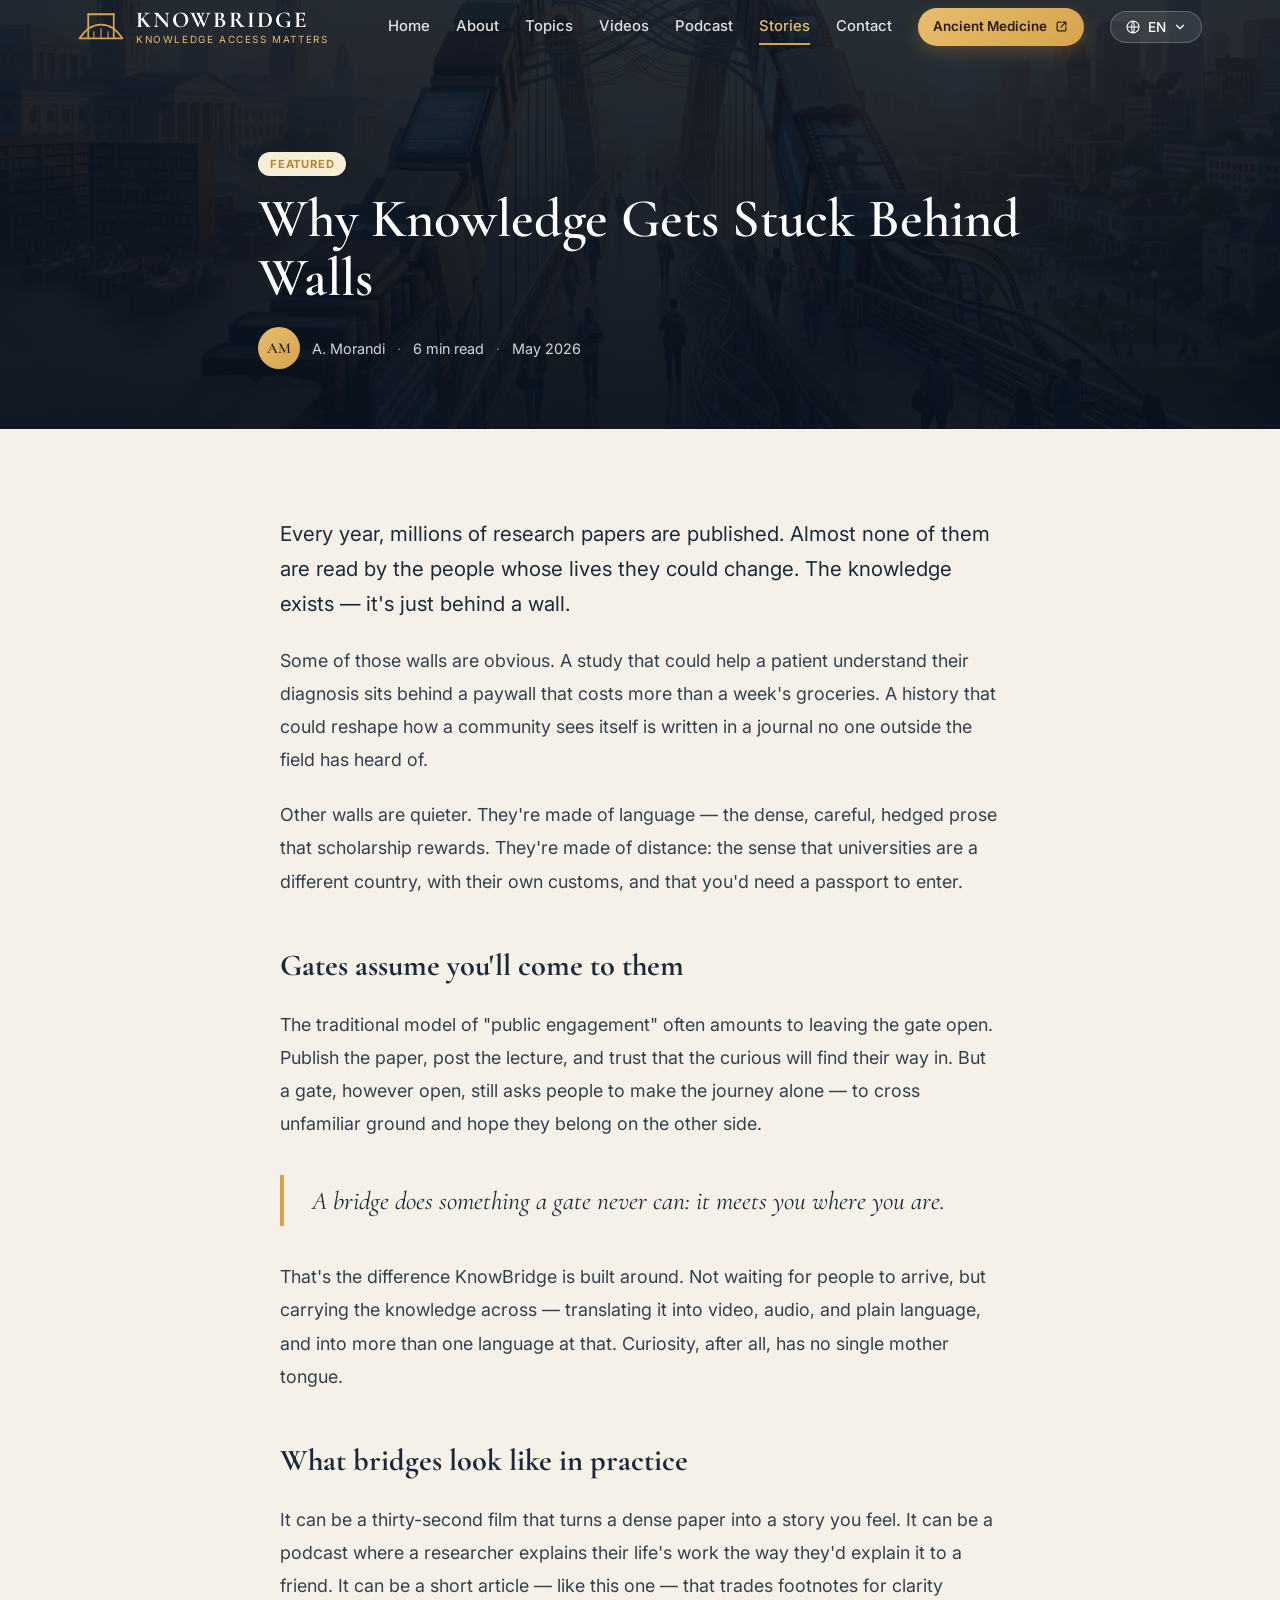
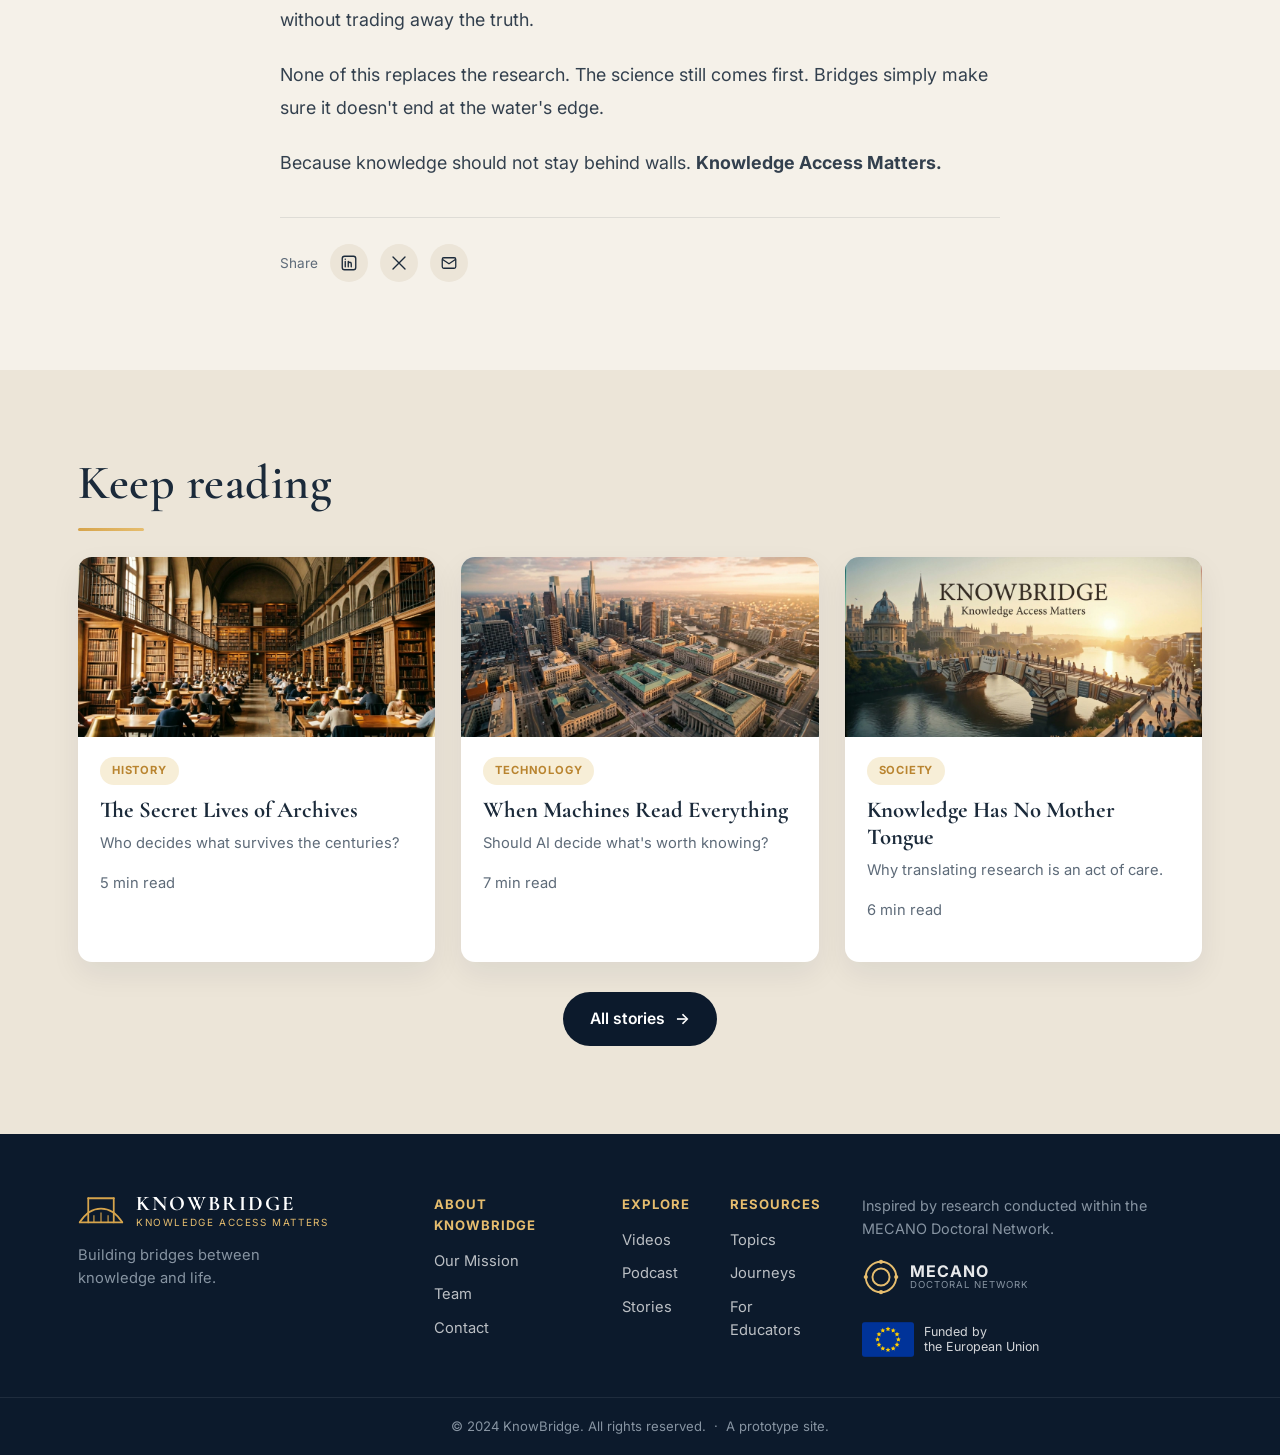
<file: story-walls.html>
<!DOCTYPE html>
<html lang="en">
<head>
  <meta charset="UTF-8" />
  <meta name="viewport" content="width=device-width, initial-scale=1.0" />
  <title>Why Knowledge Gets Stuck Behind Walls — KnowBridge</title>
  <meta name="description" content="Paywalls, jargon, and distance keep brilliant research out of reach. Here's how bridges, not gates, could change that." />
  <link rel="preconnect" href="https://fonts.googleapis.com" />
  <link rel="preconnect" href="https://fonts.gstatic.com" crossorigin />
  <link href="https://fonts.googleapis.com/css2?family=Cormorant+Garamond:ital,wght@0,400;0,500;0,600;0,700;1,400;1,500&family=Inter:wght@300;400;500;600;700&display=swap" rel="stylesheet" />
  <link rel="stylesheet" href="assets/css/style.css" />
</head>
<body data-page="stories">
  <div id="kb-header"></div>

  <main>
    <article>
      <header class="article-hero">
        <div class="page-hero-bg" style="background-image:url('assets/img/hero.jpg')"></div>
        <div class="page-hero-overlay"></div>
        <div class="container">
          <span class="tag">Featured</span>
          <h1>Why Knowledge Gets Stuck Behind Walls</h1>
          <div class="article-byline">
            <span class="avatar">AM</span>
            <span>A. Morandi</span><span class="dot">·</span>
            <span>6 min read</span><span class="dot">·</span>
            <span>May 2026</span>
          </div>
        </div>
      </header>

      <section class="section section-cream">
        <div class="article-wrap article-body">
          <p class="lead-para">Every year, millions of research papers are published. Almost none of them are read by the people whose lives they could change. The knowledge exists — it's just behind a wall.</p>

          <p>Some of those walls are obvious. A study that could help a patient understand their diagnosis sits behind a paywall that costs more than a week's groceries. A history that could reshape how a community sees itself is written in a journal no one outside the field has heard of.</p>

          <p>Other walls are quieter. They're made of language — the dense, careful, hedged prose that scholarship rewards. They're made of distance: the sense that universities are a different country, with their own customs, and that you'd need a passport to enter.</p>

          <h2>Gates assume you'll come to them</h2>
          <p>The traditional model of "public engagement" often amounts to leaving the gate open. Publish the paper, post the lecture, and trust that the curious will find their way in. But a gate, however open, still asks people to make the journey alone — to cross unfamiliar ground and hope they belong on the other side.</p>

          <blockquote class="pullquote">A bridge does something a gate never can: it meets you where you are.</blockquote>

          <p>That's the difference KnowBridge is built around. Not waiting for people to arrive, but carrying the knowledge across — translating it into video, audio, and plain language, and into more than one language at that. Curiosity, after all, has no single mother tongue.</p>

          <h2>What bridges look like in practice</h2>
          <p>It can be a thirty-second film that turns a dense paper into a story you feel. It can be a podcast where a researcher explains their life's work the way they'd explain it to a friend. It can be a short article — like this one — that trades footnotes for clarity without trading away the truth.</p>

          <p>None of this replaces the research. The science still comes first. Bridges simply make sure it doesn't end at the water's edge.</p>

          <p>Because knowledge should not stay behind walls. <strong>Knowledge Access Matters.</strong></p>

          <div class="share-row">
            <span>Share</span>
            <a href="#" aria-label="Share on LinkedIn"><svg viewBox="0 0 24 24"><rect x="3" y="3" width="18" height="18" rx="3" fill="none" stroke="currentColor" stroke-width="1.8"/><path d="M7 10v7M7 7v.01M11 17v-4a2 2 0 0 1 4 0v4M11 10v7" stroke="currentColor" stroke-width="1.8" fill="none" stroke-linecap="round"/></svg></a>
            <a href="#" aria-label="Share on X"><svg viewBox="0 0 24 24"><path d="M4 4l16 16M20 4L4 20" stroke="currentColor" stroke-width="1.8" stroke-linecap="round"/></svg></a>
            <a href="#" aria-label="Share by email"><svg viewBox="0 0 24 24"><rect x="3" y="5" width="18" height="14" rx="2" fill="none" stroke="currentColor" stroke-width="1.7"/><path d="M3 7l9 6 9-6" fill="none" stroke="currentColor" stroke-width="1.7"/></svg></a>
          </div>
        </div>
      </section>

      <section class="section section-cream-2">
        <div class="container">
          <h2 class="section-title">Keep reading</h2>
          <span class="title-rule"></span>
          <div class="post-grid">
            <a class="post-card" href="story-walls.html">
              <div class="post-img"><img src="assets/img/shot2.jpg" alt="" /></div>
              <div class="post-body"><span class="tag">History</span><h3>The Secret Lives of Archives</h3><p>Who decides what survives the centuries?</p><p class="post-meta">5 min read</p></div>
            </a>
            <a class="post-card" href="story-walls.html">
              <div class="post-img"><img src="assets/img/shot1.jpg" alt="" /></div>
              <div class="post-body"><span class="tag">Technology</span><h3>When Machines Read Everything</h3><p>Should AI decide what's worth knowing?</p><p class="post-meta">7 min read</p></div>
            </a>
            <a class="post-card" href="story-walls.html">
              <div class="post-img"><img src="assets/img/shot6.jpg" alt="" /></div>
              <div class="post-body"><span class="tag">Society</span><h3>Knowledge Has No Mother Tongue</h3><p>Why translating research is an act of care.</p><p class="post-meta">6 min read</p></div>
            </a>
          </div>
          <div class="center" style="margin-top:30px;"><a href="stories.html" class="btn btn-dark">All stories <span class="arrow">&rarr;</span></a></div>
        </div>
      </section>
    </article>
  </main>

  <div id="kb-footer"></div>
  <script src="assets/js/translations.js"></script>
  <script src="assets/js/layout.js"></script>
</body>
</html>
</file>
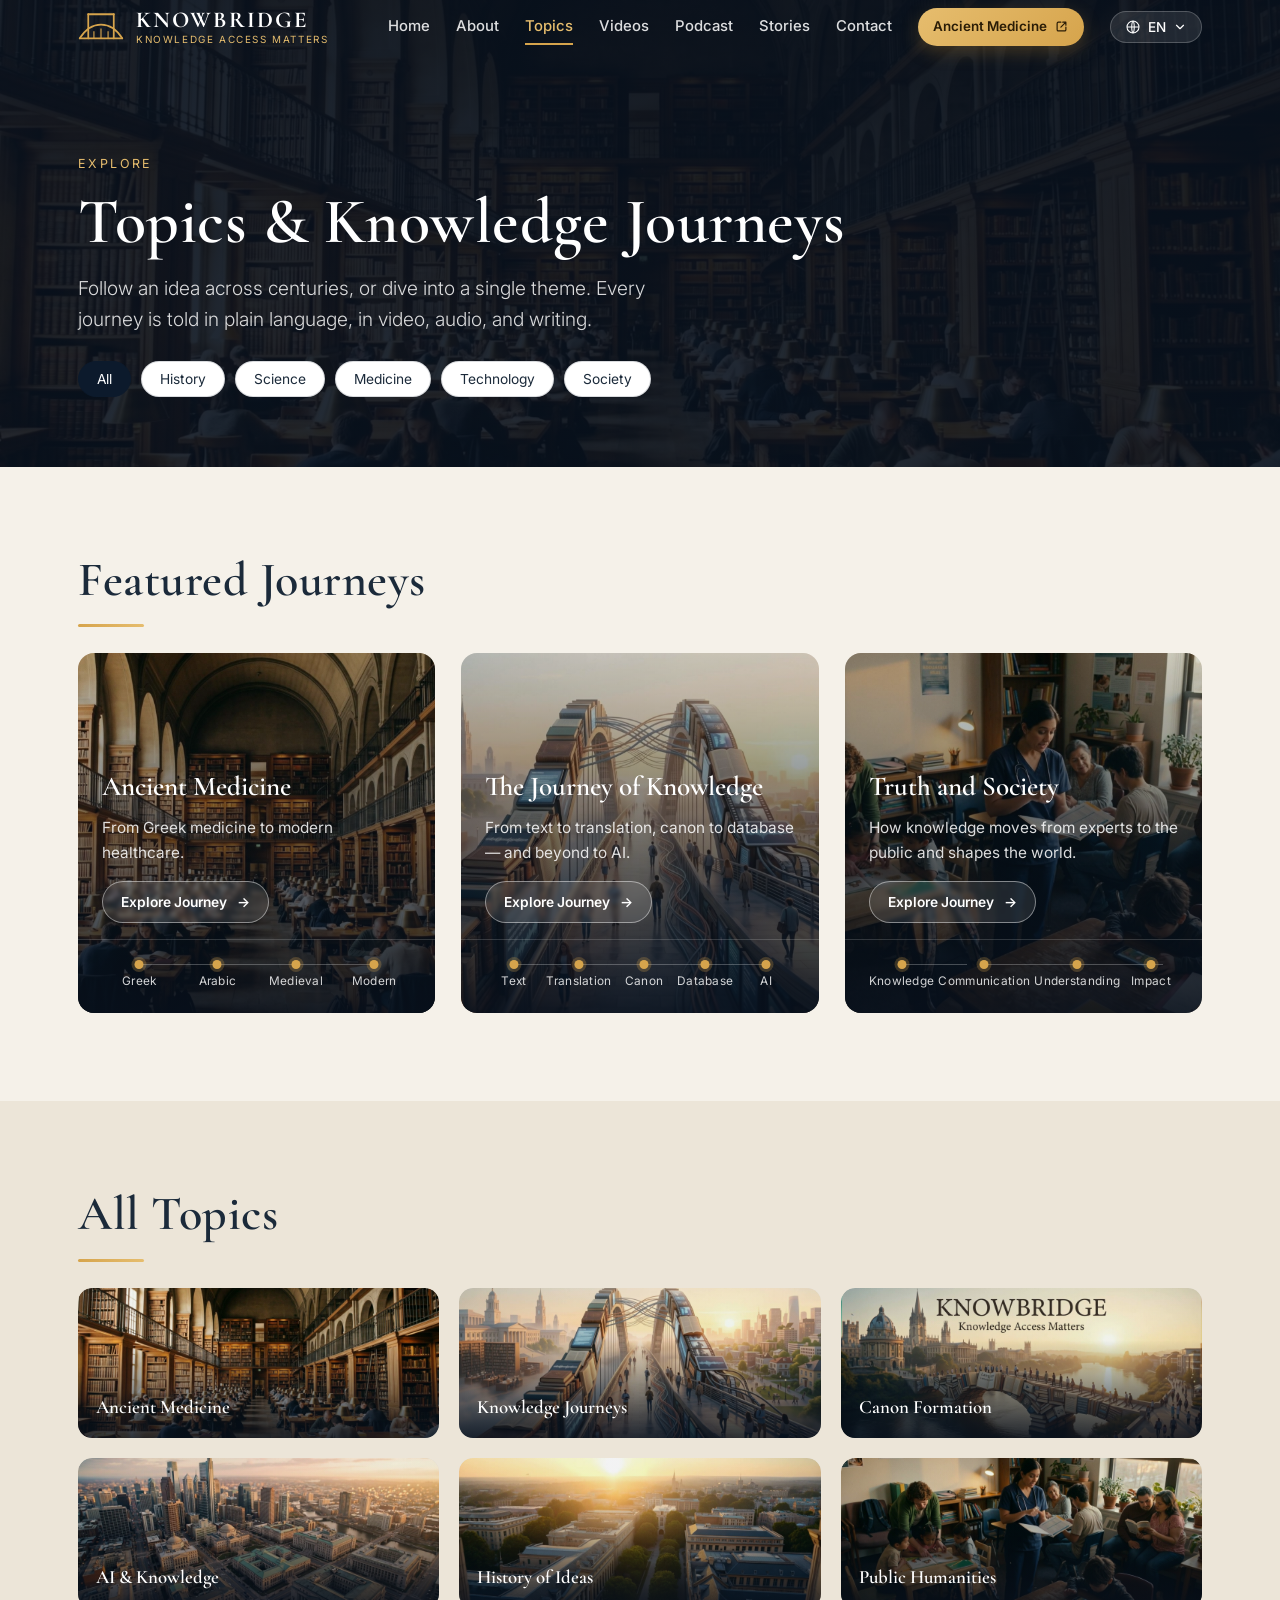
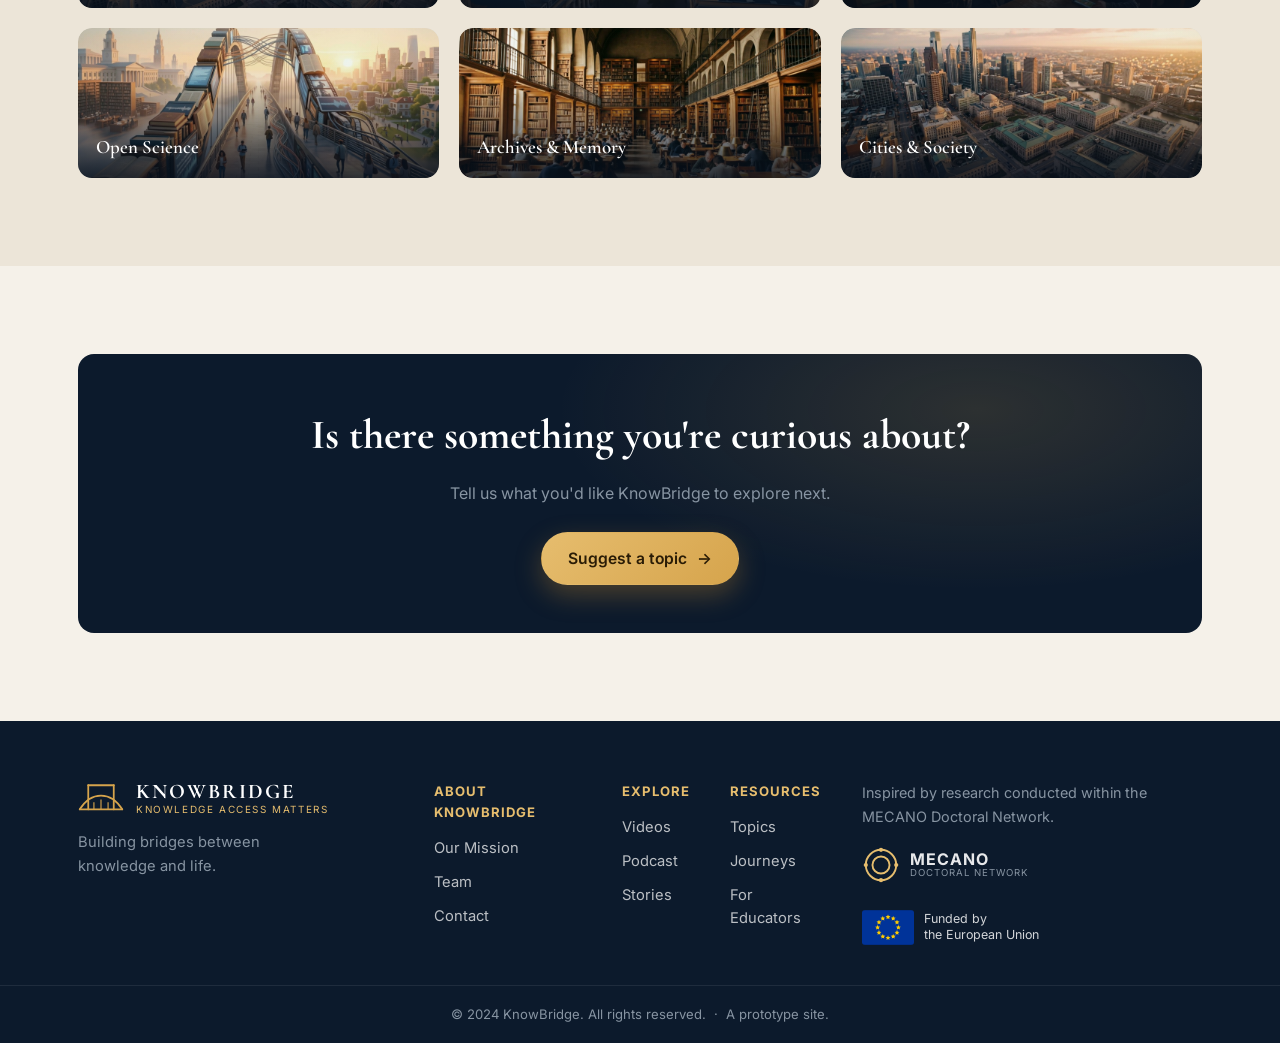
<file: topics.html>
<!DOCTYPE html>
<html lang="en">
<head>
  <meta charset="UTF-8" />
  <meta name="viewport" content="width=device-width, initial-scale=1.0" />
  <title>Topics &amp; Journeys — KnowBridge</title>
  <meta name="description" content="Explore KnowBridge knowledge journeys and topics — from ancient medicine to AI, canon formation to public humanities." />
  <link rel="preconnect" href="https://fonts.googleapis.com" />
  <link rel="preconnect" href="https://fonts.gstatic.com" crossorigin />
  <link href="https://fonts.googleapis.com/css2?family=Cormorant+Garamond:ital,wght@0,400;0,500;0,600;0,700;1,400;1,500&family=Inter:wght@300;400;500;600;700&display=swap" rel="stylesheet" />
  <link rel="stylesheet" href="assets/css/style.css" />
</head>
<body data-page="topics">
  <div id="kb-header"></div>

  <main>
    <section class="page-hero">
      <div class="page-hero-bg" style="background-image:url('assets/img/shot2.jpg')"></div>
      <div class="page-hero-overlay"></div>
      <div class="container">
        <span class="eyebrow" data-i18n="topics.eyebrow">Explore</span>
        <h1 data-i18n="topics.pagetitle">Topics &amp; Knowledge Journeys</h1>
        <p class="lead" data-i18n="topics.lead">Follow an idea across centuries, or dive into a single theme. Every journey is told in plain language, in video, audio, and writing.</p>
        <div class="pill-row">
          <button class="pill active">All</button>
          <button class="pill">History</button>
          <button class="pill">Science</button>
          <button class="pill">Medicine</button>
          <button class="pill">Technology</button>
          <button class="pill">Society</button>
        </div>
      </div>
    </section>

    <!-- Journeys -->
    <section class="journeys section section-cream">
      <div class="container">
        <h2 class="section-title">Featured Journeys</h2>
        <span class="title-rule"></span>
        <div class="journey-grid">
          <article class="journey-card">
            <img class="card-bg" src="assets/img/shot2.jpg" alt="" />
            <div class="journey-body"><h3>Ancient Medicine</h3><p>From Greek medicine to modern healthcare.</p><a href="https://fariselshammouty.github.io/ancient-medical-knowbridge/" class="btn btn-ghost">Explore Journey <span class="arrow">&rarr;</span></a></div>
            <ul class="timeline"><li>Greek</li><li>Arabic</li><li>Medieval</li><li>Modern</li></ul>
          </article>
          <article class="journey-card">
            <img class="card-bg" src="assets/img/hero.jpg" alt="" />
            <div class="journey-body"><h3>The Journey of Knowledge</h3><p>From text to translation, canon to database — and beyond to AI.</p><a href="#" class="btn btn-ghost">Explore Journey <span class="arrow">&rarr;</span></a></div>
            <ul class="timeline"><li>Text</li><li>Translation</li><li>Canon</li><li>Database</li><li>AI</li></ul>
          </article>
          <article class="journey-card">
            <img class="card-bg" src="assets/img/shot4.jpg" alt="" />
            <div class="journey-body"><h3>Truth and Society</h3><p>How knowledge moves from experts to the public and shapes the world.</p><a href="#" class="btn btn-ghost">Explore Journey <span class="arrow">&rarr;</span></a></div>
            <ul class="timeline"><li>Knowledge</li><li>Communication</li><li>Understanding</li><li>Impact</li></ul>
          </article>
        </div>
      </div>
    </section>

    <!-- All topics -->
    <section class="topics section section-cream-2">
      <div class="container">
        <h2 class="section-title">All Topics</h2>
        <span class="title-rule"></span>
        <div class="topic-grid">
          <a class="topic-card" href="https://fariselshammouty.github.io/ancient-medical-knowbridge/"><img class="card-bg" src="assets/img/shot2.jpg" alt="" /><span>Ancient Medicine</span></a>
          <a class="topic-card" href="#"><img class="card-bg" src="assets/img/hero.jpg" alt="" /><span>Knowledge Journeys</span></a>
          <a class="topic-card" href="#"><img class="card-bg" src="assets/img/shot6.jpg" alt="" /><span>Canon Formation</span></a>
          <a class="topic-card" href="#"><img class="card-bg" src="assets/img/shot1.jpg" alt="" /><span>AI &amp; Knowledge</span></a>
          <a class="topic-card" href="#"><img class="card-bg" src="assets/img/shot3.jpg" alt="" /><span>History of Ideas</span></a>
          <a class="topic-card" href="#"><img class="card-bg" src="assets/img/shot4.jpg" alt="" /><span>Public Humanities</span></a>
          <a class="topic-card" href="#"><img class="card-bg" src="assets/img/shot5.jpg" alt="" /><span>Open Science</span></a>
          <a class="topic-card" href="#"><img class="card-bg" src="assets/img/shot2.jpg" alt="" /><span>Archives &amp; Memory</span></a>
          <a class="topic-card" href="#"><img class="card-bg" src="assets/img/shot1.jpg" alt="" /><span>Cities &amp; Society</span></a>
        </div>
      </div>
    </section>

    <section class="section section-cream">
      <div class="container">
        <div class="cta-band">
          <h2>Is there something you're curious about?</h2>
          <p>Tell us what you'd like KnowBridge to explore next.</p>
          <a href="contact.html" class="btn btn-gold">Suggest a topic <span class="arrow">&rarr;</span></a>
        </div>
      </div>
    </section>
  </main>

  <div id="kb-footer"></div>
  <script src="assets/js/translations.js"></script>
  <script src="assets/js/layout.js"></script>
</body>
</html>
</file>
<file: assets/css/style.css>
/* ===================================================================
   KnowBridge — prototype stylesheet
   Palette: deep navy + gold + cream
   =================================================================== */

:root {
  --navy:      #0c1a2c;
  --navy-2:    #11243a;
  --navy-3:    #19324c;
  --navy-panel:#102337;
  --gold:      #d6a44c;
  --gold-soft: #e6bd6e;
  --gold-deep: #b9842f;
  --cream:     #f5f1e9;
  --cream-2:   #ece5d8;
  --ink:       #1b2a3a;
  --muted:     #5e6b79;
  --muted-2:   #8794a2;
  --white:     #ffffff;
  --line:      rgba(255, 255, 255, 0.14);

  --serif: 'Cormorant Garamond', 'Georgia', 'Times New Roman', serif;
  --sans:  'Inter', system-ui, -apple-system, 'Segoe UI', Roboto, sans-serif;

  --maxw: 1180px;
  --radius: 16px;
  --shadow: 0 24px 60px rgba(6, 14, 25, 0.28);
}

* { box-sizing: border-box; }

html { scroll-behavior: smooth; scroll-padding-top: 84px; }

body {
  margin: 0;
  font-family: var(--sans);
  color: var(--ink);
  background: var(--cream);
  line-height: 1.6;
  -webkit-font-smoothing: antialiased;
  text-rendering: optimizeLegibility;
}

img { max-width: 100%; display: block; }
a { color: inherit; text-decoration: none; }

.container { width: 100%; max-width: var(--maxw); margin: 0 auto; padding: 0 28px; }
.section { padding: 88px 0; }
.center { text-align: center; }

/* ---------- Typography helpers ---------- */
.section-title {
  font-family: var(--serif);
  font-weight: 600;
  font-size: clamp(2rem, 4vw, 3rem);
  line-height: 1.08;
  letter-spacing: 0.5px;
  margin: 0;
  color: var(--ink);
}
.section-title.light { color: var(--white); }
.section-title.center { text-align: center; }

.title-rule {
  display: block;
  width: 66px;
  height: 3px;
  border-radius: 3px;
  background: linear-gradient(90deg, var(--gold), var(--gold-soft));
  margin: 18px 0 26px;
}
.title-rule.center { margin-left: auto; margin-right: auto; }

/* ---------- Buttons ---------- */
.btn {
  display: inline-flex;
  align-items: center;
  gap: 10px;
  font-family: var(--sans);
  font-weight: 600;
  font-size: 0.98rem;
  padding: 13px 26px;
  border-radius: 999px;
  border: 1px solid transparent;
  cursor: pointer;
  transition: transform 0.18s ease, box-shadow 0.18s ease, background 0.18s ease, color 0.18s ease;
}
.btn .arrow { transition: transform 0.18s ease; }
.btn:hover .arrow { transform: translateX(4px); }

.btn-gold {
  background: linear-gradient(135deg, var(--gold-soft), var(--gold));
  color: #2a1c06;
  box-shadow: 0 10px 26px rgba(190, 132, 47, 0.35);
}
.btn-gold:hover { transform: translateY(-2px); box-shadow: 0 16px 34px rgba(190, 132, 47, 0.45); }

.btn-dark {
  background: var(--navy);
  color: var(--white);
}
.btn-dark:hover { transform: translateY(-2px); background: var(--navy-3); }

.btn-ghost {
  background: rgba(255, 255, 255, 0.10);
  color: var(--white);
  border: 1px solid rgba(255, 255, 255, 0.45);
  padding: 9px 18px;
  font-size: 0.86rem;
  backdrop-filter: blur(2px);
}
.btn-ghost:hover { background: var(--gold); color: #2a1c06; border-color: var(--gold); }

/* ===================================================================
   Header
   =================================================================== */
.site-header {
  position: fixed;
  top: 0; left: 0; right: 0;
  z-index: 100;
  transition: background 0.3s ease, box-shadow 0.3s ease, padding 0.3s ease;
  padding: 8px 0;
}
.site-header.scrolled {
  background: rgba(10, 22, 38, 0.94);
  box-shadow: 0 6px 24px rgba(0, 0, 0, 0.28);
  backdrop-filter: blur(8px);
}
.header-inner { display: flex; align-items: center; justify-content: space-between; gap: 20px; }

.brand { display: flex; align-items: center; gap: 12px; color: var(--white); }
.brand-mark { width: 46px; height: 34px; color: var(--gold); flex: none; }
.brand-text { display: flex; flex-direction: column; line-height: 1; }
.brand-name {
  font-family: var(--serif);
  font-weight: 700;
  font-size: 1.42rem;
  letter-spacing: 2px;
}
.brand-tag {
  font-size: 0.62rem;
  letter-spacing: 1.6px;
  text-transform: uppercase;
  color: var(--gold-soft);
  margin-top: 3px;
}

.site-nav { display: flex; align-items: center; gap: 26px; }
.site-nav > a {
  color: rgba(255, 255, 255, 0.86);
  font-size: 0.93rem;
  font-weight: 500;
  position: relative;
  padding: 4px 0;
  transition: color 0.18s ease;
}
.site-nav > a::after {
  content: "";
  position: absolute;
  left: 0; bottom: -2px;
  width: 0; height: 2px;
  background: var(--gold);
  transition: width 0.22s ease;
}
.site-nav > a:hover { color: var(--white); }
.site-nav > a:hover::after,
.site-nav > a.active::after { width: 100%; }
.site-nav > a.active { color: var(--gold-soft); }

/* cross-site CTA button (links to the Ancient Medicine sub-site) */
.site-nav a.nav-cta {
  display: inline-flex;
  align-items: center;
  gap: 7px;
  width: auto;
  color: #2a1c06;
  background: linear-gradient(135deg, var(--gold-soft), var(--gold));
  font-weight: 600;
  font-size: 0.84rem;
  padding: 8px 15px;
  border-radius: 999px;
  white-space: nowrap;
  box-shadow: 0 6px 18px rgba(190, 132, 47, 0.30);
  transition: transform 0.18s ease, box-shadow 0.18s ease;
}
.site-nav a.nav-cta::after { display: none; }
.site-nav a.nav-cta:hover {
  color: #2a1c06;
  transform: translateY(-2px);
  box-shadow: 0 10px 26px rgba(190, 132, 47, 0.46);
}
.nav-cta svg { width: 15px; height: 15px; }
[dir="rtl"] .nav-cta svg { transform: scaleX(-1); }

/* language selector */
.lang-select { position: relative; }
.lang-btn {
  display: inline-flex;
  align-items: center;
  gap: 7px;
  background: rgba(255, 255, 255, 0.10);
  border: 1px solid rgba(255, 255, 255, 0.22);
  color: var(--white);
  font-family: var(--sans);
  font-size: 0.85rem;
  font-weight: 500;
  padding: 7px 14px;
  border-radius: 999px;
  cursor: pointer;
}
.lang-btn .globe { width: 16px; height: 16px; }
.lang-btn .chev { width: 14px; height: 14px; transition: transform 0.2s ease; }
.lang-select.open .chev { transform: rotate(180deg); }
.lang-menu {
  position: absolute;
  right: 0; top: calc(100% + 8px);
  list-style: none;
  margin: 0; padding: 6px;
  background: var(--white);
  border-radius: 12px;
  box-shadow: 0 18px 40px rgba(0, 0, 0, 0.25);
  min-width: 160px;
  opacity: 0; visibility: hidden; transform: translateY(-6px);
  transition: opacity 0.18s ease, transform 0.18s ease, visibility 0.18s;
}
.lang-select.open .lang-menu { opacity: 1; visibility: visible; transform: translateY(0); }
.lang-menu li {
  padding: 9px 14px;
  border-radius: 8px;
  color: var(--ink);
  font-size: 0.9rem;
  cursor: pointer;
}
.lang-menu li:hover { background: var(--cream-2); }
.lang-menu li.is-current { color: var(--gold-deep); font-weight: 600; }

/* hamburger */
.nav-toggle {
  display: none;
  flex-direction: column;
  gap: 5px;
  width: 42px; height: 42px;
  align-items: center; justify-content: center;
  background: rgba(255, 255, 255, 0.10);
  border: 1px solid rgba(255, 255, 255, 0.22);
  border-radius: 10px;
  cursor: pointer;
}
.nav-toggle span {
  width: 20px; height: 2px; background: var(--white); border-radius: 2px;
  transition: transform 0.25s ease, opacity 0.2s ease;
}
.nav-toggle.open span:nth-child(1) { transform: translateY(7px) rotate(45deg); }
.nav-toggle.open span:nth-child(2) { opacity: 0; }
.nav-toggle.open span:nth-child(3) { transform: translateY(-7px) rotate(-45deg); }

/* ===================================================================
   Hero
   =================================================================== */
.hero {
  position: relative;
  min-height: 92vh;
  display: flex;
  align-items: center;
  overflow: hidden;
  color: var(--white);
}
.hero-bg {
  position: absolute; inset: 0;
  background-size: cover;
  background-position: center 38%;
  transform: scale(1.05);
}
.hero-overlay {
  position: absolute; inset: 0;
  background:
    linear-gradient(180deg, rgba(8, 16, 28, 0.72) 0%, rgba(8, 16, 28, 0.28) 32%, rgba(8, 16, 28, 0.42) 72%, rgba(8, 16, 28, 0.85) 100%);
}
.hero-content { position: relative; text-align: center; padding-top: 90px; }
.hero-title {
  font-family: var(--serif);
  font-weight: 700;
  font-size: clamp(2.1rem, 8vw, 7rem);
  letter-spacing: clamp(2px, 1.2vw, 16px);
  margin: 0;
  max-width: 100%;
  text-shadow: 0 6px 40px rgba(0, 0, 0, 0.5);
}
.hero-subtitle {
  font-family: var(--serif);
  font-style: italic;
  font-size: clamp(1.4rem, 3vw, 2.2rem);
  color: var(--gold-soft);
  margin: 6px 0 26px;
  position: relative;
  display: inline-block;
  padding: 0 64px;
}
.hero-subtitle::before,
.hero-subtitle::after {
  content: "";
  position: absolute; top: 50%;
  width: 46px; height: 1px;
  background: linear-gradient(90deg, transparent, var(--gold));
}
.hero-subtitle::before { left: 0; }
.hero-subtitle::after  { right: 0; transform: scaleX(-1); }
.hero-lede {
  font-size: clamp(1.02rem, 2vw, 1.32rem);
  line-height: 1.85;
  max-width: 640px;
  margin: 0 auto 38px;
  color: rgba(255, 255, 255, 0.94);
  font-weight: 300;
}
.btn-play { font-size: 1.06rem; padding: 15px 34px; }
.play-circle {
  width: 30px; height: 30px;
  border-radius: 50%;
  background: rgba(255, 255, 255, 0.92);
  display: inline-flex; align-items: center; justify-content: center;
  color: var(--gold-deep);
}
.play-circle svg { width: 16px; height: 16px; margin-left: 2px; }

/* ===================================================================
   Why KnowBridge
   =================================================================== */
.why { background: var(--cream); }
.why-grid {
  display: grid;
  grid-template-columns: 1fr 1.05fr;
  gap: 56px;
  align-items: center;
}
.why-text p { color: #44505d; font-size: 1.05rem; margin: 0 0 18px; }
.why-text strong { color: var(--ink); }
.why-highlight {
  color: var(--gold-deep) !important;
  font-weight: 500;
  font-size: 1.12rem !important;
}
.why-media { position: relative; }
.why-media img {
  width: 100%;
  border-radius: var(--radius);
  box-shadow: var(--shadow);
  position: relative;
  z-index: 2;
}
.why-media-frame {
  position: absolute;
  inset: 18px -18px -18px 18px;
  border: 2px solid var(--gold);
  border-radius: var(--radius);
  z-index: 1;
  opacity: 0.6;
}

/* ===================================================================
   Watch the Story
   =================================================================== */
.story {
  background:
    radial-gradient(1200px 500px at 50% -10%, rgba(214, 164, 76, 0.12), transparent 60%),
    var(--navy);
  color: var(--white);
}
.story-intro {
  text-align: center;
  color: var(--muted-2);
  max-width: 560px;
  margin: -6px auto 40px;
  font-size: 1.05rem;
}
.player {
  position: relative;
  max-width: 940px;
  margin: 0 auto;
  border-radius: var(--radius);
  overflow: hidden;
  box-shadow: var(--shadow);
  background: #000;
}
.story-video { width: 100%; display: block; aspect-ratio: 1928 / 1076; }
.caption {
  position: absolute;
  left: 50%; bottom: 64px;
  transform: translateX(-50%);
  max-width: 80%;
  text-align: center;
  font-family: var(--serif);
  font-size: clamp(1.1rem, 2.4vw, 1.7rem);
  font-weight: 500;
  line-height: 1.4;
  color: var(--white);
  background: rgba(8, 16, 28, 0.6);
  padding: 12px 26px;
  border-radius: 12px;
  backdrop-filter: blur(4px);
  opacity: 0;
  transition: opacity 0.4s ease;
  pointer-events: none;
}
.caption.show { opacity: 1; }
.caption.show.final { color: var(--gold-soft); }

.story-beats {
  display: flex;
  flex-wrap: wrap;
  justify-content: center;
  gap: 10px;
  list-style: none;
  margin: 30px auto 0;
  padding: 0;
  counter-reset: beat;
}
.story-beats li {
  counter-increment: beat;
  font-size: 0.85rem;
  color: var(--muted-2);
  padding: 8px 16px 8px 14px;
  border: 1px solid rgba(255, 255, 255, 0.16);
  border-radius: 999px;
  cursor: pointer;
  transition: all 0.2s ease;
  display: flex; align-items: center; gap: 8px;
}
.story-beats li::before {
  content: counter(beat);
  width: 20px; height: 20px;
  border-radius: 50%;
  background: rgba(255, 255, 255, 0.10);
  color: var(--gold-soft);
  display: inline-flex; align-items: center; justify-content: center;
  font-size: 0.72rem; font-weight: 700;
}
.story-beats li:hover { border-color: var(--gold); color: var(--white); }
.story-beats li.active {
  background: var(--gold);
  border-color: var(--gold);
  color: #2a1c06;
}
.story-beats li.active::before { background: rgba(0,0,0,0.18); color: #2a1c06; }

/* ===================================================================
   Ask KnowBridge
   =================================================================== */
.ask { background: var(--cream); padding: 0 0 88px; margin-top: -1px; }
.ask-panel {
  background:
    radial-gradient(900px 320px at 88% -40%, rgba(214, 164, 76, 0.16), transparent 60%),
    var(--navy-panel);
  border-radius: 22px;
  padding: 40px 44px;
  display: grid;
  grid-template-columns: 0.85fr 1.15fr;
  gap: 40px;
  align-items: center;
  margin-top: -64px;
  position: relative;
  z-index: 5;
  box-shadow: var(--shadow);
  border: 1px solid rgba(255, 255, 255, 0.06);
}
.ask-title {
  font-family: var(--serif);
  font-size: 1.9rem;
  font-weight: 600;
  color: var(--white);
  margin: 0 0 10px;
}
.ask-head p { color: var(--muted-2); margin: 0; font-size: 0.98rem; }
.ask-form { display: flex; gap: 10px; }
.ask-form input {
  flex: 1;
  border: none;
  border-radius: 999px;
  padding: 15px 22px;
  font-family: var(--sans);
  font-size: 0.98rem;
  background: var(--white);
  color: var(--ink);
}
.ask-form input:focus { outline: 2px solid var(--gold); }
.ask-form button {
  border: none;
  border-radius: 999px;
  width: 52px;
  background: linear-gradient(135deg, var(--gold-soft), var(--gold));
  color: #2a1c06;
  cursor: pointer;
  display: flex; align-items: center; justify-content: center;
}
.ask-form button svg { width: 22px; height: 22px; }
.ask-chips { display: flex; flex-wrap: wrap; gap: 10px; margin-top: 16px; }
.chip {
  background: rgba(255, 255, 255, 0.08);
  border: 1px solid rgba(255, 255, 255, 0.18);
  color: rgba(255, 255, 255, 0.88);
  border-radius: 999px;
  padding: 9px 16px;
  font-family: var(--sans);
  font-size: 0.85rem;
  cursor: pointer;
  transition: all 0.18s ease;
}
.chip:hover { background: var(--gold); border-color: var(--gold); color: #2a1c06; }

/* ===================================================================
   Knowledge Journeys
   =================================================================== */
.journeys { background: var(--cream); }
.section-head-row {
  display: flex;
  align-items: flex-end;
  justify-content: space-between;
  gap: 20px;
  margin-bottom: 30px;
}
.link-arrow {
  color: var(--gold-deep);
  font-weight: 600;
  font-size: 0.95rem;
  white-space: nowrap;
}
.link-arrow .arrow { display: inline-block; transition: transform 0.18s ease; }
.link-arrow:hover .arrow { transform: translateX(4px); }

.journey-grid {
  display: grid;
  grid-template-columns: repeat(3, 1fr);
  gap: 26px;
}
.journey-card {
  position: relative;
  min-height: 360px;
  border-radius: var(--radius);
  overflow: hidden;
  display: flex;
  flex-direction: column;
  justify-content: flex-end;
  color: var(--white);
  isolation: isolate;
}
.card-bg {
  position: absolute; inset: 0;
  width: 100%; height: 100%;
  object-fit: cover;
  z-index: 0;
  transition: transform 0.5s ease;
}
.journey-card::after {
  content: "";
  position: absolute; inset: 0;
  background: linear-gradient(180deg, rgba(8,16,28,0.15) 0%, rgba(8,16,28,0.55) 50%, rgba(8,16,28,0.92) 100%);
  z-index: 1;
}
.journey-card:hover .card-bg { transform: scale(1.07); }
.journey-body { padding: 24px 24px 16px; position: relative; z-index: 2; }
.journey-body h3 {
  font-family: var(--serif);
  font-size: 1.7rem;
  font-weight: 600;
  margin: 0 0 8px;
}
.journey-body p { margin: 0 0 16px; color: rgba(255,255,255,0.85); font-size: 0.96rem; }
.timeline {
  display: flex;
  list-style: none;
  margin: 0;
  padding: 16px 24px 22px;
  gap: 4px;
  border-top: 1px solid rgba(255, 255, 255, 0.16);
  justify-content: space-between;
  position: relative;
  z-index: 2;
}
.timeline li {
  position: relative;
  font-size: 0.74rem;
  letter-spacing: 0.3px;
  color: rgba(255, 255, 255, 0.82);
  text-align: center;
  flex: 1;
  padding-top: 16px;
}
.timeline li::before {
  content: "";
  position: absolute;
  top: 4px; left: 50%;
  transform: translateX(-50%);
  width: 9px; height: 9px;
  border-radius: 50%;
  background: var(--gold);
  box-shadow: 0 0 0 3px rgba(214, 164, 76, 0.25);
}
.timeline li::after {
  content: "";
  position: absolute;
  top: 8px; left: 50%; width: 100%; height: 1px;
  background: rgba(255, 255, 255, 0.25);
  z-index: -1;
}
.timeline li:last-child::after { display: none; }

/* ===================================================================
   What We Build
   =================================================================== */
.build { background: var(--cream-2); }
.build-grid {
  display: grid;
  grid-template-columns: repeat(4, 1fr);
  gap: 22px;
  margin-top: 14px;
}
.build-card {
  background: var(--white);
  border-radius: var(--radius);
  padding: 32px 26px;
  text-align: center;
  box-shadow: 0 12px 30px rgba(20, 34, 52, 0.06);
  border: 1px solid rgba(20, 34, 52, 0.05);
  transition: transform 0.2s ease, box-shadow 0.2s ease;
}
.build-card:hover { transform: translateY(-6px); box-shadow: 0 22px 44px rgba(20, 34, 52, 0.12); }
.build-icon {
  width: 64px; height: 64px;
  border-radius: 50%;
  display: inline-flex; align-items: center; justify-content: center;
  margin-bottom: 18px;
}
.build-icon svg { width: 30px; height: 30px; }
.icon-violet { background: #ece8fb; color: #6d54d6; }
.icon-green  { background: #e3f3ea; color: #389169; }
.icon-gold   { background: #f7eed7; color: var(--gold-deep); }
.icon-blue   { background: #e2eefb; color: #3478c4; }
.build-card h3 { font-family: var(--serif); font-size: 1.4rem; font-weight: 600; margin: 0 0 8px; color: var(--ink); }
.build-card p { margin: 0; color: var(--muted); font-size: 0.92rem; }

/* ===================================================================
   Featured Topics
   =================================================================== */
.topics { background: var(--cream); }
.topic-grid {
  display: grid;
  grid-template-columns: repeat(3, 1fr);
  gap: 20px;
}
.topic-card {
  position: relative;
  height: 150px;
  border-radius: 14px;
  overflow: hidden;
  display: flex;
  align-items: flex-end;
  isolation: isolate;
}
.topic-card .card-bg { border-radius: 14px; }
.topic-card::after {
  content: "";
  position: absolute; inset: 0;
  background: linear-gradient(180deg, rgba(8,16,28,0.05) 35%, rgba(8,16,28,0.85) 100%);
  z-index: 1;
}
.topic-card:hover .card-bg { transform: scale(1.08); }
.topic-card span {
  position: relative;
  z-index: 2;
  color: var(--white);
  font-family: var(--serif);
  font-weight: 600;
  font-size: 1.18rem;
  padding: 16px 18px;
}

/* ===================================================================
   Our Vision
   =================================================================== */
.vision { position: relative; color: var(--white); overflow: hidden; }
.vision-bg {
  position: absolute; inset: 0;
  background-size: cover; background-position: center;
}
.vision-overlay {
  position: absolute; inset: 0;
  background: linear-gradient(180deg, rgba(8,16,28,0.93), rgba(8,16,28,0.82));
}
.vision-content { position: relative; }
.vision-grid {
  display: grid;
  grid-template-columns: repeat(4, 1fr);
  gap: 24px;
  margin-top: 12px;
}
.vision-item {
  text-align: center;
  padding: 26px 18px;
  border: 1px solid rgba(255, 255, 255, 0.12);
  border-radius: var(--radius);
  background: rgba(255, 255, 255, 0.03);
}
.vision-icon { width: 40px; height: 40px; color: var(--gold); margin-bottom: 14px; }
.vision-item p {
  font-family: var(--serif);
  font-size: 1.28rem;
  font-weight: 500;
  margin: 0;
  line-height: 1.35;
}

/* ===================================================================
   Join the Journey
   =================================================================== */
.join {
  background:
    radial-gradient(700px 300px at 12% 20%, rgba(214, 164, 76, 0.14), transparent 60%),
    var(--navy-2);
  color: var(--white);
}
.join-inner {
  display: flex;
  align-items: center;
  justify-content: space-between;
  flex-wrap: wrap;
  gap: 28px;
}
.join-head { display: flex; align-items: center; gap: 18px; }
.join-icon { width: 44px; height: 44px; color: var(--gold); flex: none; }
.join-head h2 { font-family: var(--serif); font-size: 1.9rem; margin: 0; }
.join-head p { margin: 4px 0 0; color: var(--muted-2); font-size: 0.95rem; }
.join-form { display: flex; gap: 10px; }
.join-form input {
  border: 1px solid rgba(255, 255, 255, 0.2);
  background: rgba(255, 255, 255, 0.08);
  color: var(--white);
  border-radius: 999px;
  padding: 13px 22px;
  font-family: var(--sans);
  font-size: 0.95rem;
  min-width: 240px;
}
.join-form input::placeholder { color: rgba(255, 255, 255, 0.5); }
.join-form input:focus { outline: 2px solid var(--gold); }
.join-social { display: flex; flex-direction: column; gap: 10px; }
.join-social > span { font-size: 0.82rem; color: var(--muted-2); letter-spacing: 0.4px; }
.social-row { display: flex; gap: 12px; }
.social-row a {
  width: 40px; height: 40px;
  border-radius: 50%;
  background: rgba(255, 255, 255, 0.08);
  display: flex; align-items: center; justify-content: center;
  color: var(--white);
  transition: all 0.2s ease;
}
.social-row a svg { width: 20px; height: 20px; }
.social-row a:hover { background: var(--gold); color: #2a1c06; transform: translateY(-3px); }

/* ===================================================================
   Footer
   =================================================================== */
.site-footer { background: var(--navy); color: rgba(255, 255, 255, 0.78); }
.footer-grid {
  display: grid;
  grid-template-columns: 1.3fr 1.6fr 1.4fr;
  gap: 40px;
  padding: 60px 28px 40px;
}
.footer-logo .brand-name { font-size: 1.3rem; }
.footer-blurb { margin: 16px 0 0; font-size: 0.92rem; color: var(--muted-2); max-width: 260px; }
.footer-cols { display: flex; gap: 40px; }
.footer-col h4 {
  font-size: 0.82rem;
  text-transform: uppercase;
  letter-spacing: 1px;
  color: var(--gold-soft);
  margin: 0 0 14px;
}
.footer-col a { display: block; margin-bottom: 10px; font-size: 0.92rem; color: rgba(255,255,255,0.72); transition: color 0.16s ease; }
.footer-col a:hover { color: var(--white); }
.footer-funding p { font-size: 0.9rem; margin: 0 0 18px; color: var(--muted-2); }
.footer-funding strong { color: rgba(255, 255, 255, 0.9); }
.funding-logos { display: flex; align-items: center; gap: 26px; flex-wrap: wrap; }
.mecano { display: flex; align-items: center; gap: 10px; color: var(--gold-soft); }
.mecano svg { width: 38px; height: 38px; }
.mecano span { display: flex; flex-direction: column; line-height: 1.1; color: rgba(255,255,255,0.9); }
.mecano span strong { font-size: 1rem; letter-spacing: 1px; }
.mecano span small { font-size: 0.6rem; letter-spacing: 1px; color: var(--muted-2); }
.eu { display: flex; align-items: center; gap: 10px; }
.eu-flag { width: 52px; height: 35px; border-radius: 3px; flex: none; }
.eu span { font-size: 0.78rem; line-height: 1.25; color: rgba(255,255,255,0.82); }
.footer-bottom {
  border-top: 1px solid rgba(255, 255, 255, 0.08);
  padding: 18px 0;
  font-size: 0.82rem;
  color: var(--muted-2);
  text-align: center;
}

/* ===================================================================
   Responsive
   =================================================================== */
@media (max-width: 980px) {
  .why-grid { grid-template-columns: 1fr; gap: 36px; }
  .why-media-frame { inset: 12px -12px -12px 12px; }
  .ask-panel { grid-template-columns: 1fr; gap: 24px; }
  .journey-grid { grid-template-columns: 1fr; max-width: 460px; margin: 0 auto; }
  .build-grid { grid-template-columns: repeat(2, 1fr); }
  .vision-grid { grid-template-columns: repeat(2, 1fr); }
  .topic-grid { grid-template-columns: repeat(2, 1fr); }
  .footer-grid { grid-template-columns: 1fr; gap: 32px; }
}

/* Collapse the nav to a hamburger early — the 7 links + CTA + language
   selector need ~1180px to sit comfortably on one row. */
@media (max-width: 1180px) {
  .nav-toggle { display: flex; }
  .site-nav {
    position: fixed;
    top: 0; right: 0;
    height: 100vh;
    width: min(330px, 86vw);
    background: rgba(10, 22, 38, 0.98);
    backdrop-filter: blur(10px);
    flex-direction: column;
    align-items: flex-start;
    justify-content: flex-start;
    gap: 6px;
    padding: 96px 30px 30px;
    transform: translateX(100%);
    transition: transform 0.3s ease;
    box-shadow: -20px 0 60px rgba(0,0,0,0.4);
    overflow-y: auto;
  }
  .site-nav.open { transform: translateX(0); }
  .site-nav > a { font-size: 1.1rem; padding: 10px 0; width: 100%; }
  .site-nav > a::after { display: none; }
  .site-nav a.nav-cta { align-self: flex-start; margin-top: 8px; font-size: 1rem; padding: 11px 20px; }
  .lang-select { margin-top: 14px; }
  .header-inner { position: relative; z-index: 101; }
}

@media (max-width: 760px) {
  .section { padding: 64px 0; }

  .join-inner { flex-direction: column; align-items: stretch; text-align: center; }
  .join-head { flex-direction: column; text-align: center; }
  .join-form { justify-content: center; flex-wrap: wrap; }
  .join-social { align-items: center; }
  .section-head-row { flex-direction: column; align-items: flex-start; }
  .caption { bottom: 50px; font-size: 1rem; padding: 9px 16px; }
}

@media (max-width: 540px) {
  .container { padding: 0 18px; }
  .build-grid, .vision-grid, .topic-grid { grid-template-columns: 1fr; }
  .ask-panel { padding: 28px 22px; }
  .footer-cols { flex-direction: column; gap: 24px; }
  .hero-subtitle { padding: 0 40px; }
  .hero-subtitle::before, .hero-subtitle::after { width: 28px; }
}

/* reduced motion */
@media (prefers-reduced-motion: reduce) {
  * { animation: none !important; transition: none !important; scroll-behavior: auto !important; }
}

/* ===================================================================
   INNER PAGES
   =================================================================== */
.section-cream { background: var(--cream); }
.section-cream-2 { background: var(--cream-2); }

/* ---- Page banner ---- */
.page-hero {
  position: relative;
  color: var(--white);
  padding: 150px 0 70px;
  overflow: hidden;
  background: var(--navy);
}
.page-hero .page-hero-bg {
  position: absolute; inset: 0;
  background-size: cover; background-position: center;
  opacity: 0.5;
}
.page-hero .page-hero-overlay {
  position: absolute; inset: 0;
  background: linear-gradient(180deg, rgba(8,16,28,0.86), rgba(8,16,28,0.78));
}
.page-hero .container { position: relative; }
.eyebrow {
  display: inline-block;
  font-size: 0.78rem;
  letter-spacing: 2.4px;
  text-transform: uppercase;
  color: var(--gold-soft);
  margin: 0 0 14px;
}
.page-hero h1 {
  font-family: var(--serif);
  font-weight: 600;
  font-size: clamp(2.4rem, 5.5vw, 4rem);
  line-height: 1.05;
  margin: 0;
  letter-spacing: 0.5px;
}
.page-hero .lead {
  max-width: 620px;
  margin: 18px 0 0;
  font-size: clamp(1.02rem, 2vw, 1.2rem);
  color: rgba(255,255,255,0.84);
  font-weight: 300;
}
.breadcrumb { margin-top: 22px; font-size: 0.85rem; color: var(--muted-2); }
.breadcrumb a { color: var(--gold-soft); }
.breadcrumb span { margin: 0 8px; opacity: 0.5; }

/* ---- Generic split (text + media) ---- */
.split {
  display: grid;
  grid-template-columns: 1fr 1fr;
  gap: 56px;
  align-items: center;
}
.split.reverse .split-media { order: -1; }
.split-text p { color: #44505d; font-size: 1.05rem; margin: 0 0 16px; }
.split-text .why-highlight { color: var(--gold-deep); font-weight: 500; }
.split-media img { width: 100%; border-radius: var(--radius); box-shadow: var(--shadow); }
.lead-dark { font-size: 1.18rem; color: var(--ink); max-width: 760px; }

/* ---- Story beats as vertical timeline ---- */
.beat-list { list-style: none; margin: 30px 0 0; padding: 0; }
.beat-list li {
  position: relative;
  padding: 0 0 26px 42px;
  border-left: 2px solid rgba(214,164,76,0.4);
  margin-left: 12px;
}
.beat-list li:last-child { border-left-color: transparent; padding-bottom: 0; }
.beat-list li::before {
  content: counter(b);
  counter-increment: b;
  position: absolute; left: -16px; top: -2px;
  width: 30px; height: 30px;
  border-radius: 50%;
  background: var(--gold); color: #2a1c06;
  font-weight: 700; font-size: 0.85rem;
  display: flex; align-items: center; justify-content: center;
}
.beat-list { counter-reset: b; }
.beat-list h4 { margin: 0 0 4px; font-family: var(--serif); font-size: 1.3rem; color: var(--ink); }
.beat-list p { margin: 0; color: var(--muted); }

/* ---- Team ---- */
.team-grid {
  display: grid;
  grid-template-columns: repeat(4, 1fr);
  gap: 24px;
  margin-top: 18px;
}
.team-card {
  background: var(--white);
  border-radius: var(--radius);
  padding: 28px 22px;
  text-align: center;
  box-shadow: 0 12px 30px rgba(20,34,52,0.06);
}
.avatar {
  width: 72px; height: 72px;
  border-radius: 50%;
  margin: 0 auto 14px;
  display: flex; align-items: center; justify-content: center;
  font-family: var(--serif);
  font-size: 1.5rem; font-weight: 600;
  color: #2a1c06;
  background: linear-gradient(135deg, var(--gold-soft), var(--gold));
}
.team-card h3 { font-family: var(--serif); font-size: 1.25rem; margin: 0 0 2px; color: var(--ink); }
.team-card .role { color: var(--gold-deep); font-size: 0.85rem; font-weight: 600; margin: 0 0 8px; }
.team-card p { color: var(--muted); font-size: 0.88rem; margin: 0; }

/* ---- Funding band ---- */
.funding-band {
  background: var(--navy-2);
  color: var(--white);
  border-radius: var(--radius);
  padding: 36px 40px;
  display: grid;
  grid-template-columns: 1.5fr 1fr;
  gap: 30px;
  align-items: center;
}
.funding-band h3 { font-family: var(--serif); font-size: 1.7rem; margin: 0 0 10px; }
.funding-band p { color: var(--muted-2); margin: 0; }
.funding-band .funding-logos { justify-content: flex-end; }
@media (max-width: 760px) { .funding-band { grid-template-columns: 1fr; } .funding-band .funding-logos { justify-content: flex-start; } }

/* ---- Video feature + grid ---- */
.video-grid {
  display: grid;
  grid-template-columns: repeat(3, 1fr);
  gap: 24px;
  margin-top: 14px;
}
.video-card {
  background: var(--white);
  border-radius: 14px;
  overflow: hidden;
  box-shadow: 0 12px 30px rgba(20,34,52,0.07);
  display: flex; flex-direction: column;
}
.video-card video { width: 100%; display: block; aspect-ratio: 16/9; background: #000; object-fit: cover; }
.video-card .vc-body { padding: 18px 20px 22px; }
.video-card .vc-tag { font-size: 0.72rem; letter-spacing: 1px; text-transform: uppercase; color: var(--gold-deep); font-weight: 700; }
.video-card h3 { font-family: var(--serif); font-size: 1.3rem; margin: 6px 0 6px; color: var(--ink); }
.video-card p { margin: 0; color: var(--muted); font-size: 0.9rem; }

/* ---- Podcast episodes ---- */
.episode-list { display: flex; flex-direction: column; gap: 16px; margin-top: 14px; }
.episode {
  display: grid;
  grid-template-columns: 110px 1fr auto;
  gap: 22px;
  align-items: center;
  background: var(--white);
  border-radius: 14px;
  padding: 18px;
  box-shadow: 0 10px 26px rgba(20,34,52,0.06);
}
.episode-art { width: 110px; height: 110px; border-radius: 10px; object-fit: cover; }
.episode .ep-meta { font-size: 0.76rem; letter-spacing: 0.6px; text-transform: uppercase; color: var(--gold-deep); font-weight: 700; }
.episode h3 { font-family: var(--serif); font-size: 1.4rem; margin: 4px 0 6px; color: var(--ink); }
.episode h3 a { color: inherit; transition: color 0.18s ease; }
.episode h3 a:hover { color: var(--gold-deep); }
.episode p { margin: 0; color: var(--muted); font-size: 0.92rem; }
.play-btn {
  width: 56px; height: 56px; border-radius: 50%;
  border: none; cursor: pointer; flex: none;
  background: linear-gradient(135deg, var(--gold-soft), var(--gold));
  color: #2a1c06;
  display: flex; align-items: center; justify-content: center;
}
.play-btn svg { width: 22px; height: 22px; margin-left: 3px; }
.subscribe-apps { display: flex; flex-wrap: wrap; gap: 12px; margin-top: 24px; }
.subscribe-apps a {
  border: 1px solid rgba(20,34,52,0.16);
  border-radius: 999px;
  padding: 10px 20px;
  font-size: 0.9rem; font-weight: 600;
  color: var(--ink);
  background: var(--white);
  transition: all 0.18s ease;
}
.subscribe-apps a:hover { border-color: var(--gold); color: var(--gold-deep); }

/* ---- Stories / blog ---- */
.post-grid {
  display: grid;
  grid-template-columns: repeat(3, 1fr);
  gap: 26px;
  margin-top: 14px;
}
.post-card {
  background: var(--white);
  border-radius: 14px;
  overflow: hidden;
  box-shadow: 0 12px 30px rgba(20,34,52,0.07);
  display: flex; flex-direction: column;
  transition: transform 0.2s ease, box-shadow 0.2s ease;
}
.post-card:hover { transform: translateY(-5px); box-shadow: 0 22px 44px rgba(20,34,52,0.13); }
.post-card .post-img { height: 180px; overflow: hidden; }
.post-card .post-img img { width: 100%; height: 100%; object-fit: cover; transition: transform 0.5s ease; }
.post-card:hover .post-img img { transform: scale(1.06); }
.post-card .post-body { padding: 20px 22px 24px; flex: 1; display: flex; flex-direction: column; }
.tag {
  align-self: flex-start;
  font-size: 0.7rem; letter-spacing: 0.8px; text-transform: uppercase;
  font-weight: 700; color: var(--gold-deep);
  background: #f7eed7; border-radius: 999px; padding: 5px 12px; margin-bottom: 12px;
}
.post-card h3 { font-family: var(--serif); font-size: 1.42rem; margin: 0 0 8px; color: var(--ink); line-height: 1.2; }
.post-card p { margin: 0 0 16px; color: var(--muted); font-size: 0.92rem; }
.post-meta { margin-top: auto; font-size: 0.82rem; color: var(--muted-2); }
.post-feature {
  display: grid; grid-template-columns: 1.2fr 1fr; gap: 0;
  background: var(--white); border-radius: var(--radius); overflow: hidden;
  box-shadow: var(--shadow); margin-bottom: 40px;
}
.post-feature img { width: 100%; height: 100%; min-height: 320px; object-fit: cover; }
.post-feature .pf-body { padding: 40px; display: flex; flex-direction: column; justify-content: center; }
.post-feature h2 { font-family: var(--serif); font-size: 2rem; margin: 10px 0 12px; color: var(--ink); }
@media (max-width: 760px) { .post-feature { grid-template-columns: 1fr; } .post-feature img { min-height: 220px; } }

/* ---- Filter pills (light bg) ---- */
.pill-row { display: flex; flex-wrap: wrap; gap: 10px; margin-top: 26px; }
.pill {
  border: 1px solid rgba(20,34,52,0.16);
  background: var(--white);
  border-radius: 999px; padding: 9px 18px;
  font-family: var(--sans); font-size: 0.86rem; color: var(--ink);
  cursor: pointer; transition: all 0.18s ease;
}
.pill:hover, .pill.active { background: var(--navy); color: var(--white); border-color: var(--navy); }

/* ---- Contact ---- */
.contact-grid { display: grid; grid-template-columns: 1.3fr 1fr; gap: 48px; align-items: start; }
.contact-form { display: grid; gap: 16px; }
.field { display: flex; flex-direction: column; gap: 6px; }
.field label { font-size: 0.85rem; font-weight: 600; color: var(--ink); }
.field input, .field textarea, .field select {
  border: 1px solid rgba(20,34,52,0.18);
  border-radius: 10px;
  padding: 12px 14px;
  font-family: var(--sans); font-size: 0.95rem;
  background: var(--white); color: var(--ink);
}
.field input:focus, .field textarea:focus, .field select:focus { outline: 2px solid var(--gold); border-color: var(--gold); }
.field-row { display: grid; grid-template-columns: 1fr 1fr; gap: 16px; }
.info-card {
  background: var(--navy-2); color: var(--white);
  border-radius: var(--radius); padding: 30px 32px;
}
.info-card h3 { font-family: var(--serif); font-size: 1.5rem; margin: 0 0 18px; }
.info-list { list-style: none; margin: 0; padding: 0; }
.info-list li { display: flex; gap: 14px; align-items: flex-start; margin-bottom: 18px; color: rgba(255,255,255,0.85); font-size: 0.95rem; }
.info-list svg { width: 22px; height: 22px; color: var(--gold); flex: none; margin-top: 2px; }
.info-list a { color: var(--white); }
.form-note { font-size: 0.8rem; color: var(--muted); margin: 0; }

/* ---- FAQ ---- */
.faq { max-width: 820px; margin: 14px auto 0; }
.faq details {
  background: var(--white);
  border: 1px solid rgba(20,34,52,0.08);
  border-radius: 12px;
  padding: 4px 22px;
  margin-bottom: 12px;
}
.faq summary {
  cursor: pointer; list-style: none;
  font-family: var(--serif); font-size: 1.2rem; font-weight: 600; color: var(--ink);
  padding: 16px 0; display: flex; justify-content: space-between; align-items: center;
}
.faq summary::-webkit-details-marker { display: none; }
.faq summary::after { content: "+"; color: var(--gold-deep); font-size: 1.5rem; font-weight: 400; }
.faq details[open] summary::after { content: "–"; }
.faq details p { margin: 0 0 18px; color: var(--muted); }

/* ---- CTA band ---- */
.cta-band {
  background: radial-gradient(700px 300px at 80% 20%, rgba(214,164,76,0.16), transparent 60%), var(--navy);
  color: var(--white);
  border-radius: var(--radius);
  padding: 48px 44px;
  text-align: center;
}
.cta-band h2 { font-family: var(--serif); font-size: clamp(1.8rem, 4vw, 2.6rem); margin: 0 0 12px; }
.cta-band p { color: var(--muted-2); margin: 0 0 26px; }

/* ---- Inner page responsive ---- */
@media (max-width: 980px) {
  .split { grid-template-columns: 1fr; gap: 34px; }
  .split.reverse .split-media { order: 0; }
  .team-grid { grid-template-columns: repeat(2, 1fr); }
  .video-grid, .post-grid { grid-template-columns: repeat(2, 1fr); }
  .contact-grid { grid-template-columns: 1fr; gap: 32px; }
}
@media (max-width: 620px) {
  .team-grid, .video-grid, .post-grid { grid-template-columns: 1fr; }
  .field-row { grid-template-columns: 1fr; }
  .episode { grid-template-columns: 76px 1fr; }
  .episode .play-btn { grid-column: 2; justify-self: start; }
  .episode-art { width: 76px; height: 76px; }
  .page-hero { padding-top: 120px; }
}

/* ===================================================================
   RIGHT-TO-LEFT (Arabic)
   =================================================================== */
[dir="rtl"] body {
  font-family: "Noto Naskh Arabic", "Segoe UI", Tahoma, sans-serif;
}
[dir="rtl"] .section-title,
[dir="rtl"] .hero-subtitle,
[dir="rtl"] .ask-title,
[dir="rtl"] .page-hero h1,
[dir="rtl"] h3, [dir="rtl"] h4,
[dir="rtl"] .cta-band h2,
[dir="rtl"] .join-head h2,
[dir="rtl"] .vision-item p,
[dir="rtl"] .beat-list h4 {
  font-family: "Noto Naskh Arabic", "Cormorant Garamond", serif;
}
/* keep the Latin wordmark in its display serif */
[dir="rtl"] .hero-title,
[dir="rtl"] .brand-name { font-family: var(--serif); }

/* ===================================================================
   ARTICLE / EPISODE DETAIL
   =================================================================== */
.article-hero {
  position: relative; color: var(--white);
  padding: 150px 0 60px; overflow: hidden; background: var(--navy);
}
.article-hero .page-hero-bg { position: absolute; inset: 0; background-size: cover; background-position: center; opacity: 0.42; }
.article-hero .page-hero-overlay { position: absolute; inset: 0; background: linear-gradient(180deg, rgba(8,16,28,0.7), rgba(8,16,28,0.88)); }
.article-hero .container { position: relative; max-width: 820px; }
.article-hero h1 {
  font-family: var(--serif); font-weight: 600;
  font-size: clamp(2.1rem, 4.6vw, 3.4rem); line-height: 1.1; margin: 14px 0 18px;
}
.article-byline { display: flex; align-items: center; gap: 12px; font-size: 0.9rem; color: rgba(255,255,255,0.82); }
.article-byline .avatar { width: 42px; height: 42px; font-size: 0.95rem; margin: 0; }
.article-byline .dot { opacity: 0.5; }

.article-wrap { max-width: 720px; margin: 0 auto; }
.article-body { font-size: 1.12rem; line-height: 1.85; color: #33404e; }
.article-body p { margin: 0 0 22px; }
.article-body h2 { font-family: var(--serif); font-size: 1.9rem; color: var(--ink); margin: 40px 0 14px; }
.article-body a { color: var(--gold-deep); text-decoration: underline; }
.article-body .lead-para { font-size: 1.28rem; color: var(--ink); line-height: 1.7; }
.pullquote {
  margin: 34px 0; padding: 8px 0 8px 28px;
  border-left: 4px solid var(--gold);
  font-family: var(--serif); font-style: italic;
  font-size: 1.6rem; line-height: 1.4; color: var(--ink);
}
[dir="rtl"] .pullquote { border-left: none; border-right: 4px solid var(--gold); padding: 8px 28px 8px 0; }
.article-figure { margin: 30px 0; }
.article-figure img { width: 100%; border-radius: var(--radius); }
.article-figure figcaption { font-size: 0.85rem; color: var(--muted); margin-top: 10px; text-align: center; }
.share-row { display: flex; align-items: center; gap: 12px; margin: 38px 0 0; padding-top: 26px; border-top: 1px solid rgba(20,34,52,0.1); }
.share-row span { font-size: 0.85rem; color: var(--muted); }
.share-row a { width: 38px; height: 38px; border-radius: 50%; background: var(--cream-2); display: flex; align-items: center; justify-content: center; color: var(--ink); }
.share-row a:hover { background: var(--gold); color: #2a1c06; }
.share-row a svg { width: 18px; height: 18px; }

/* Episode player (visual prototype) */
.ep-player {
  display: flex; align-items: center; gap: 22px;
  background: var(--white); border-radius: var(--radius);
  padding: 22px 26px; box-shadow: var(--shadow); margin: -56px auto 0;
  max-width: 820px; position: relative; z-index: 5;
}
.ep-player .play-btn { width: 64px; height: 64px; }
.ep-player .ep-progress { flex: 1; }
.ep-bar { height: 6px; border-radius: 6px; background: var(--cream-2); position: relative; overflow: hidden; }
.ep-bar::before { content: ""; position: absolute; left: 0; top: 0; bottom: 0; width: 32%; background: linear-gradient(90deg, var(--gold-soft), var(--gold)); }
.ep-times { display: flex; justify-content: space-between; font-size: 0.78rem; color: var(--muted); margin-top: 8px; }
.show-notes ul { padding-left: 20px; color: #33404e; line-height: 1.8; }
[dir="rtl"] .show-notes ul { padding-left: 0; padding-right: 20px; }

/* Arabic reads better without Latin-style letter-spacing */
[dir="rtl"] .eyebrow,
[dir="rtl"] .brand-tag,
[dir="rtl"] .vc-tag,
[dir="rtl"] .tag,
[dir="rtl"] .ep-meta,
[dir="rtl"] .footer-col h4 { letter-spacing: normal; }

/* push the little underline rule to the right side */
[dir="rtl"] .title-rule:not(.center) { margin-left: auto; margin-right: 0; }

/* flip the "forward" arrows */
[dir="rtl"] .arrow { display: inline-block; transform: scaleX(-1); }

/* the brand mark stays on the start (right) side, text to its right */
[dir="rtl"] .info-list li,
[dir="rtl"] .join-head { text-align: right; }
</file>
